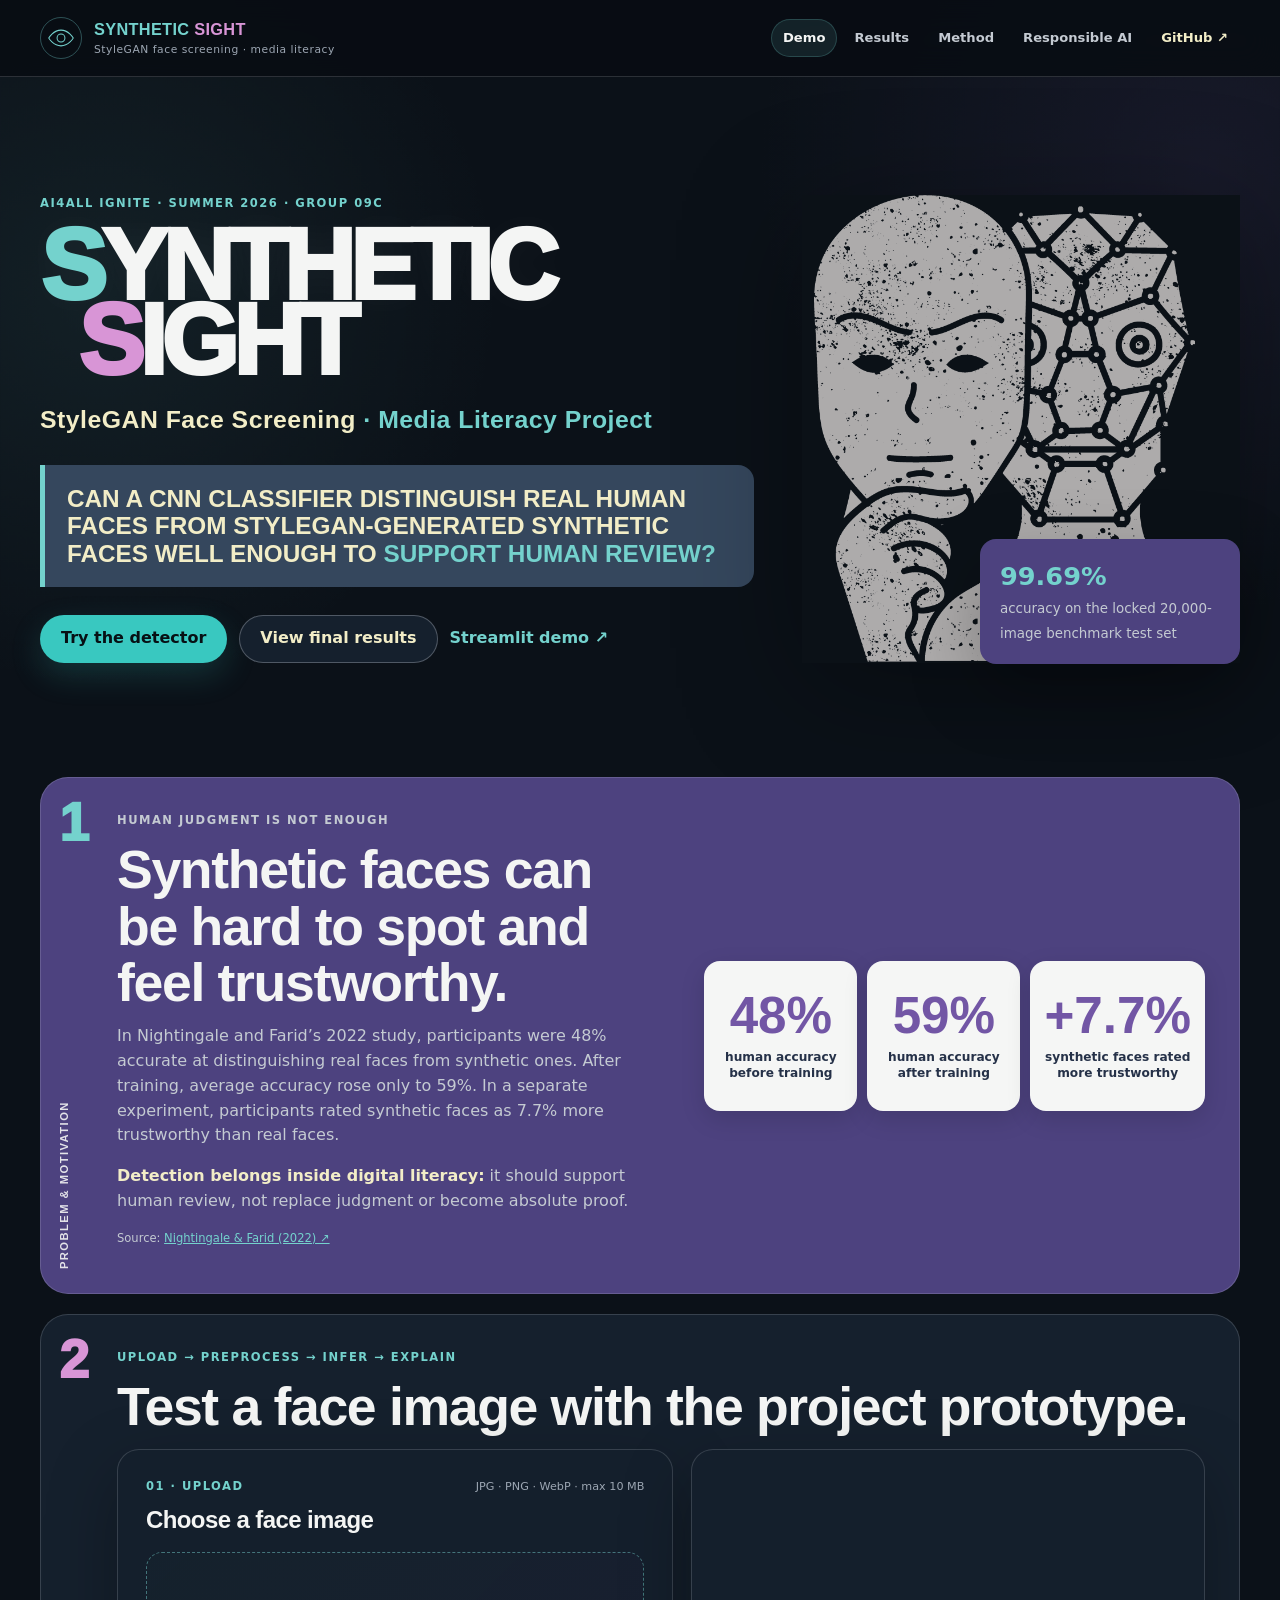
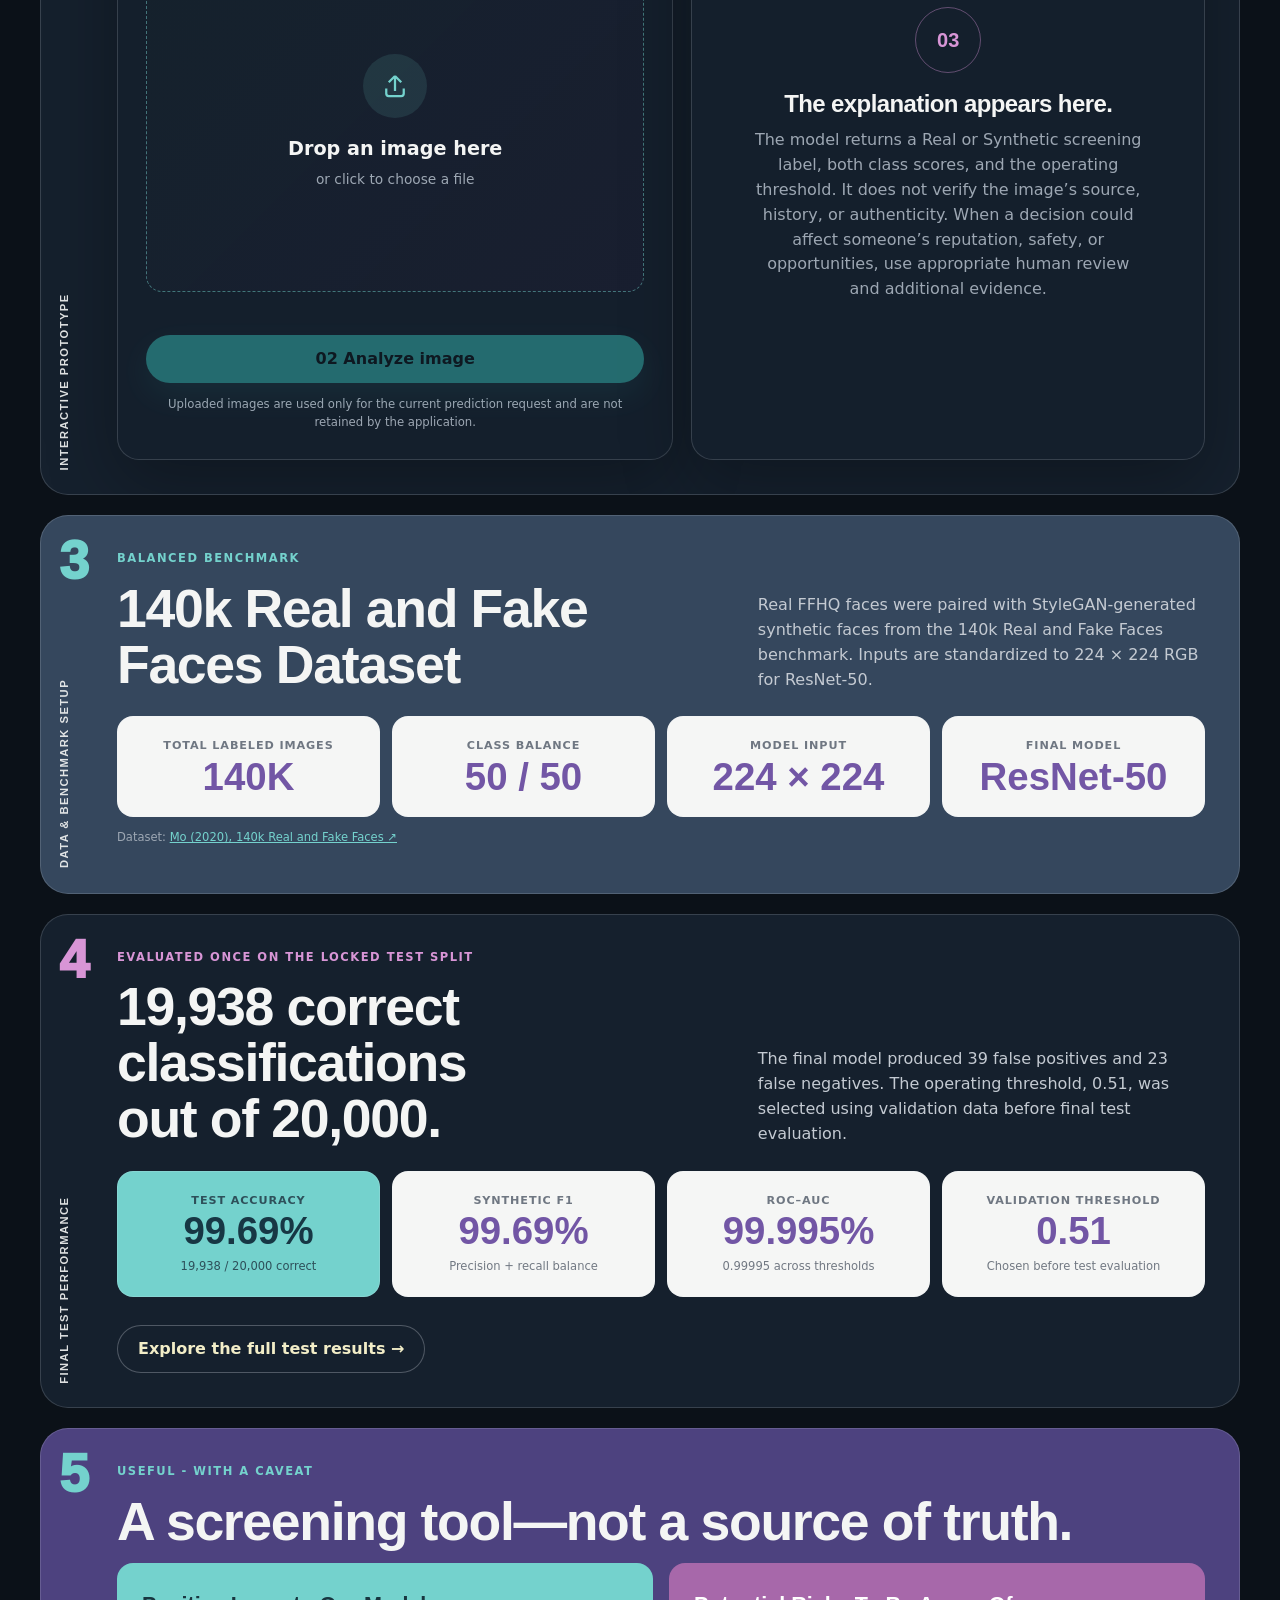
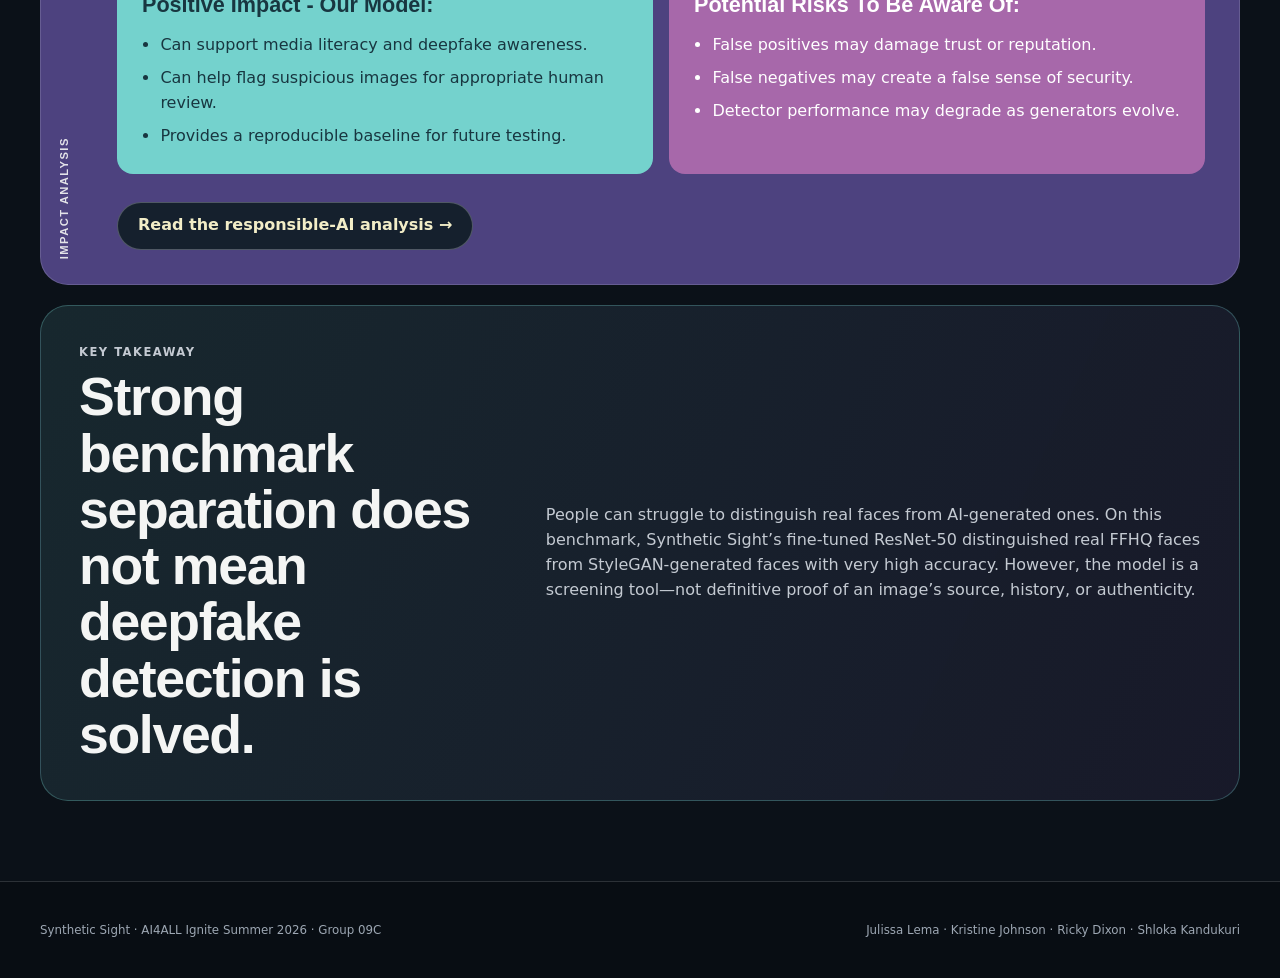
<file: docs/index.html>
<!doctype html>
<html lang="en">

<head>
  <meta charset="utf-8" />
  <meta name="viewport" content="width=device-width, initial-scale=1" />
  <meta name="description"
    content="Synthetic Sight is an AI4ALL Ignite project that uses computer vision to flag visual patterns associated with StyleGAN-generated face images for human review." />
  <meta name="theme-color" content="#0b1118" />
  <title>Synthetic Sight · StyleGAN Face Screening</title>
  <link rel="stylesheet" href="./styles.css" />
</head>

<body>
  <header class="site-header">
    <div class="shell header-inner">
      <a class="brand" href="./index.html" aria-label="Synthetic Sight home">
        <span class="brand-mark" aria-hidden="true">
          <svg viewBox="0 0 64 64">
            <path d="M4 32s10-18 28-18 28 18 28 18-10 18-28 18S4 32 4 32Z"></path>
            <circle cx="32" cy="32" r="9"></circle>
          </svg>
        </span>
        <span>
          <strong class="brand-title"><span class="brand-synthetic">Synthetic</span> <span
              class="brand-sight">Sight</span></strong>
          <small>StyleGAN face screening · media literacy</small>
        </span>
      </a>
      <nav class="nav-links" aria-label="Project links">
        <a class="active" href="./index.html">Demo</a>
        <a href="./results.html">Results</a>
        <a href="./methodology.html">Method</a>
        <a href="./responsible-ai.html">Responsible AI</a>
        <a class="nav-github" href="https://github.com/kristinealli/SyntheticSight" target="_blank"
          rel="noreferrer">GitHub ↗</a>
      </nav>
    </div>
  </header>

  <main>
    <section class="hero shell">
      <div class="hero-copy-wrap">
        <div class="eyebrow">AI4ALL Ignite · Summer 2026 · Group 09C</div>
        <h1 class="hero-wordmark" aria-label="Synthetic Sight"><span class="synthetic">Synthetic</span><span
            class="sight">S<em>ight</em></span></h1>
        <p class="hero-subtitle">StyleGAN Face Screening <span>· Media Literacy Project</span></p>
        <p class="hero-question">Can a CNN classifier distinguish real human faces from StyleGAN-generated synthetic
          faces well enough to <strong>support human review?</strong></p>
        <div class="hero-actions">
          <a class="button button-primary" href="#detector">Try the detector</a>
          <a class="button button-secondary" href="./results.html">View final results</a>
          <a class="text-link" id="streamlit-link" href="https://syntheticsight-ai4allgroup09c.streamlit.app/"
            target="_blank" rel="noreferrer">Streamlit demo ↗</a>
        </div>
      </div>
      <div class="hero-visual" aria-hidden="true">
        <img src="./assets/synthetic-sight-face.png" alt="" />
        <div class="hero-fact-card"><strong>99.69%</strong><span>accuracy on the locked 20,000-image benchmark test
            set</span></div>
      </div>
    </section>

    <section class="poster-section purple-panel shell" aria-labelledby="motivation-heading">
      <span class="section-number">1</span>
      <span class="vertical-label">Problem &amp; Motivation</span>
      <div class="motivation-layout">
        <div class="motivation-copy">
          <p class="section-kicker">Human judgment is not enough</p>
          <h2 id="motivation-heading">Synthetic faces can be hard to spot and feel trustworthy.</h2>
          <p>In Nightingale and Farid’s 2022 study, participants were 48% accurate at distinguishing real faces from
            synthetic ones. After training, average accuracy rose only to 59%. In a separate experiment, participants
            rated
            synthetic faces as 7.7% more trustworthy than real faces.</p>
          <p><strong class="cream-text">Detection belongs inside digital literacy:</strong> it should support human
            review, not replace judgment or become absolute proof.</p>
          <p class="source-note">Source: <a href="https://doi.org/10.1073/pnas.2120481119" target="_blank"
              rel="noreferrer">Nightingale &amp; Farid (2022) ↗</a></p>
        </div>
        <div class="stat-cards" aria-label="Human detection study statistics">
          <div class="stat-card"><strong>48%</strong><span>human accuracy<br />before training</span></div>
          <div class="stat-card"><strong>59%</strong><span>human accuracy<br />after training</span></div>
          <div class="stat-card"><strong>+7.7%</strong><span>synthetic faces rated<br />more trustworthy</span></div>
        </div>
      </div>
    </section>

    <section id="detector" class="poster-section shell" aria-labelledby="analyze-heading">
      <span class="section-number purple">2</span>
      <span class="vertical-label">Interactive Prototype</span>
      <div class="section-heading">
        <p class="section-kicker">Upload → Preprocess → Infer → Explain</p>
        <h2 id="analyze-heading">Test a face image with the project prototype.</h2>
      </div>
      <div class="workspace">
        <div class="panel upload-panel">
          <div class="panel-heading">
            <div>
              <p class="section-kicker">01 · Upload</p>
              <h2>Choose a face image</h2>
            </div>
            <span class="format-note">JPG · PNG · WebP · max 10 MB</span>
          </div>

          <input id="file-input" type="file" accept="image/jpeg,image/png,image/webp" hidden />
          <div id="drop-zone" class="drop-zone" role="button" tabindex="0" aria-controls="file-input"
            aria-label="Choose an image or drop an image here">
            <div id="drop-prompt" class="drop-prompt">
              <div class="upload-icon" aria-hidden="true"><svg viewBox="0 0 24 24">
                  <path d="M12 16V4m0 0L7 9m5-5 5 5M5 14v4a2 2 0 0 0 2 2h10a2 2 0 0 0 2-2v-4"></path>
                </svg></div>
              <strong>Drop an image here</strong>
              <span>or click to choose a file</span>
            </div>
            <div id="preview-wrap" class="preview-wrap" hidden>
              <img id="image-preview" alt="Preview of selected image" />
              <button id="change-image" class="image-action" type="button">Choose another</button>
            </div>
          </div>

          <div id="status" class="status" role="status" aria-live="polite"></div>
          <button id="analyze-button" class="button button-primary analyze-button" type="button" disabled>02 Analyze
            image</button>
          <p class="privacy-note">Uploaded images are used only for the current prediction request and are not retained
            by the application.</p>
        </div>

        <aside class="panel result-panel" aria-labelledby="result-heading">
          <div id="result-empty" class="result-empty">
            <div class="result-icon" aria-hidden="true">03</div>
            <h2 id="result-heading">The explanation appears here.</h2>
            <p>
              The model returns a Real or Synthetic screening label, both class scores, and the operating threshold.
              It does not verify the image’s source, history, or authenticity. When a decision could affect someone’s
              reputation, safety, or opportunities, use appropriate human review and additional evidence.
            </p>
          </div>

          <div id="result-content" hidden>
            <p class="section-kicker purple">Screening result</p>
            <div class="result-title-row">
              <div>
                <h2 id="result-label">—</h2>
                <p id="result-summary" class="result-summary"></p>
              </div>
              <span id="result-badge" class="result-badge"></span>
            </div>
            <div class="score-block">
              <div class="score-row">
                <div class="score-label"><span>Synthetic score</span><strong id="synthetic-score">—</strong></div>
                <div class="meter" aria-hidden="true"><span id="synthetic-meter"></span></div>
              </div>
              <div class="score-row">
                <div class="score-label"><span>Real score</span><strong id="real-score">—</strong></div>
                <div class="meter" aria-hidden="true"><span id="real-meter"></span></div>
              </div>
            </div>
            <dl class="result-meta">
              <div>
                <dt>Decision threshold</dt>
                <dd id="threshold">—</dd>
              </div>
              <div>
                <dt>Model</dt>
                <dd>ResNet-50</dd>
              </div>
            </dl>
            <div class="caveat"><strong>Interpret with care.</strong>
              <p id="caveat-text">This prediction is a review signal only; it does not verify the image’s source,
                history, or authenticity.</p>
            </div>
          </div>
        </aside>
      </div>
    </section>

    <section class="poster-section slate-panel shell" aria-labelledby="benchmark-heading">
      <span class="section-number">3</span>
      <span class="vertical-label">Data &amp; Benchmark Setup</span>
      <div class="section-heading-row">
        <div>
          <p class="section-kicker">Balanced benchmark</p>
          <h2 id="benchmark-heading">140k Real and Fake Faces Dataset</h2>
        </div>
        <p>Real FFHQ faces were paired with StyleGAN-generated synthetic faces from the 140k Real and Fake Faces
          benchmark. Inputs are standardized to 224 × 224 RGB for ResNet-50.</p>
      </div>
      <div class="model-strip" aria-label="Dataset and model summary">
        <div><span>Total labeled images</span><strong>140K</strong></div>
        <div><span>Class balance</span><strong>50 / 50</strong></div>
        <div><span>Model Input</span><strong>224 × 224</strong></div>
        <div><span>Final model</span><strong>ResNet-50</strong></div>
      </div>
      <p class="source-note">Dataset: <a href="https://www.kaggle.com/datasets/xhlulu/140k-real-and-fake-faces"
          target="_blank" rel="noreferrer">Mo (2020), 140k Real and Fake Faces ↗</a></p>
    </section>

    <section class="poster-section shell" aria-labelledby="performance-heading">
      <span class="section-number purple">4</span>
      <span class="vertical-label">Final Test Performance</span>
      <div class="section-heading-row">
        <div>
          <p class="section-kicker purple">Evaluated once on the locked test split</p>
          <h2 id="performance-heading">19,938 correct classifications out of 20,000.</h2>
        </div>
        <p>The final model produced 39 false positives and 23 false negatives. The operating threshold, 0.51, was
          selected using validation data before final test evaluation.</p>
      </div>

      <!-- <p class="evaluation-note">
        To keep evaluation honest, training, validation, and test images were kept separate. The 0.51 decision threshold
        was chosen using validation data before the model was evaluated once on the held-out 20,000-image test set.
      </p> -->

      <div class="metric-grid" aria-label="Final model performance">
        <article class="metric-card metric-primary"><span>Test accuracy</span><strong>99.69%</strong>
          <p>19,938 / 20,000 correct</p>
        </article>
        <article class="metric-card"><span>Synthetic F1</span><strong>99.69%</strong>
          <p>Precision + recall balance</p>
        </article>
        <article class="metric-card"><span>ROC–AUC</span><strong>99.995%</strong>
          <p>0.99995 across thresholds</p>
        </article>
        <article class="metric-card"><span>Validation threshold</span><strong>0.51</strong>
          <p>Chosen before test evaluation</p>
        </article>
      </div>
      <div class="hero-actions"><a class="button button-secondary" href="./results.html">Explore the full test results
          →</a></div>
    </section>

    <section class="poster-section purple-panel shell" aria-labelledby="impact-heading">
      <span class="section-number">5</span>
      <span class="vertical-label">Impact Analysis</span>
      <div class="section-heading">
        <p class="section-kicker">Useful - with a caveat</p>
        <h2 id="impact-heading">A screening tool—not a source of truth.</h2>
      </div>
      <div class="impact-grid">
        <article class="impact-card positive">
          <h3>Positive Impact - Our Model:</h3>
          <ul>
            <li>Can support media literacy and deepfake awareness.</li>
            <li>Can help flag suspicious images for appropriate human review.</li>
            <li>Provides a reproducible baseline for future testing.</li>
          </ul>
        </article>
        <article class="impact-card risk">
          <h3>Potential Risks To Be Aware Of: </h3>
          <ul>
            <li>False positives may damage trust or reputation.</li>
            <li>False negatives may create a false sense of security.</li>
            <li>Detector performance may degrade as generators evolve.</li>
          </ul>
        </article>
      </div>
      <div class="hero-actions"><a class="button button-secondary" href="./responsible-ai.html">Read the responsible-AI
          analysis →</a></div>
    </section>

    <section class="scope-callout shell">
      <div>
        <p class="section-kicker">Key takeaway</p>
        <h2>Strong benchmark separation does not mean deepfake detection is solved.</h2>
      </div>
      <p>People can struggle to distinguish real faces from AI-generated ones. On this benchmark, Synthetic Sight’s
        fine-tuned ResNet-50 distinguished real FFHQ faces from StyleGAN-generated faces with very high accuracy.
        However, the model is a screening tool—not definitive proof of an image’s source, history, or authenticity.</p>
    </section>
  </main>

  <footer class="site-footer">
    <div class="shell footer-inner">
      <p>Synthetic Sight · AI4ALL Ignite Summer 2026 · Group 09C</p>
      <p class="footer-team">Julissa Lema · Kristine Johnson · Ricky Dixon · Shloka Kandukuri</p>
    </div>
  </footer>

  <script src="./config.js"></script>
  <script src="./app.js"></script>
</body>

</html>
</file>
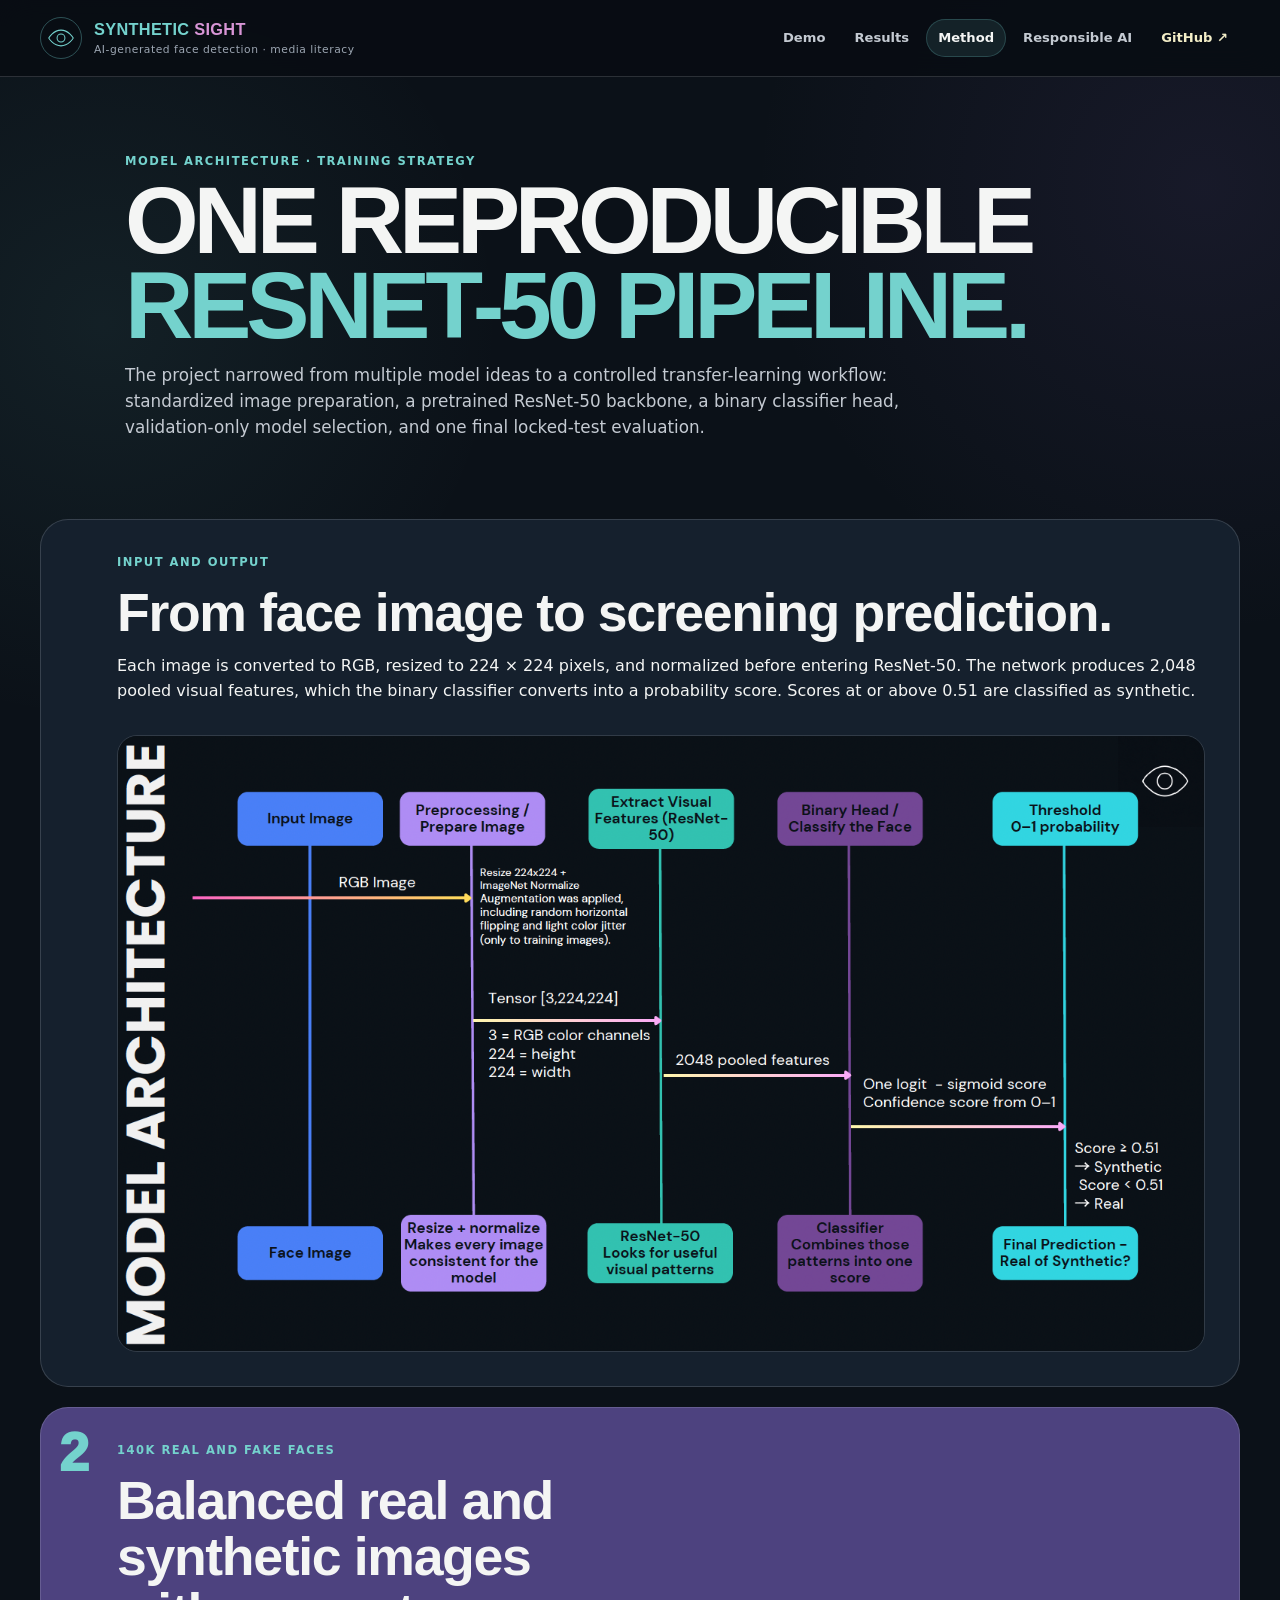
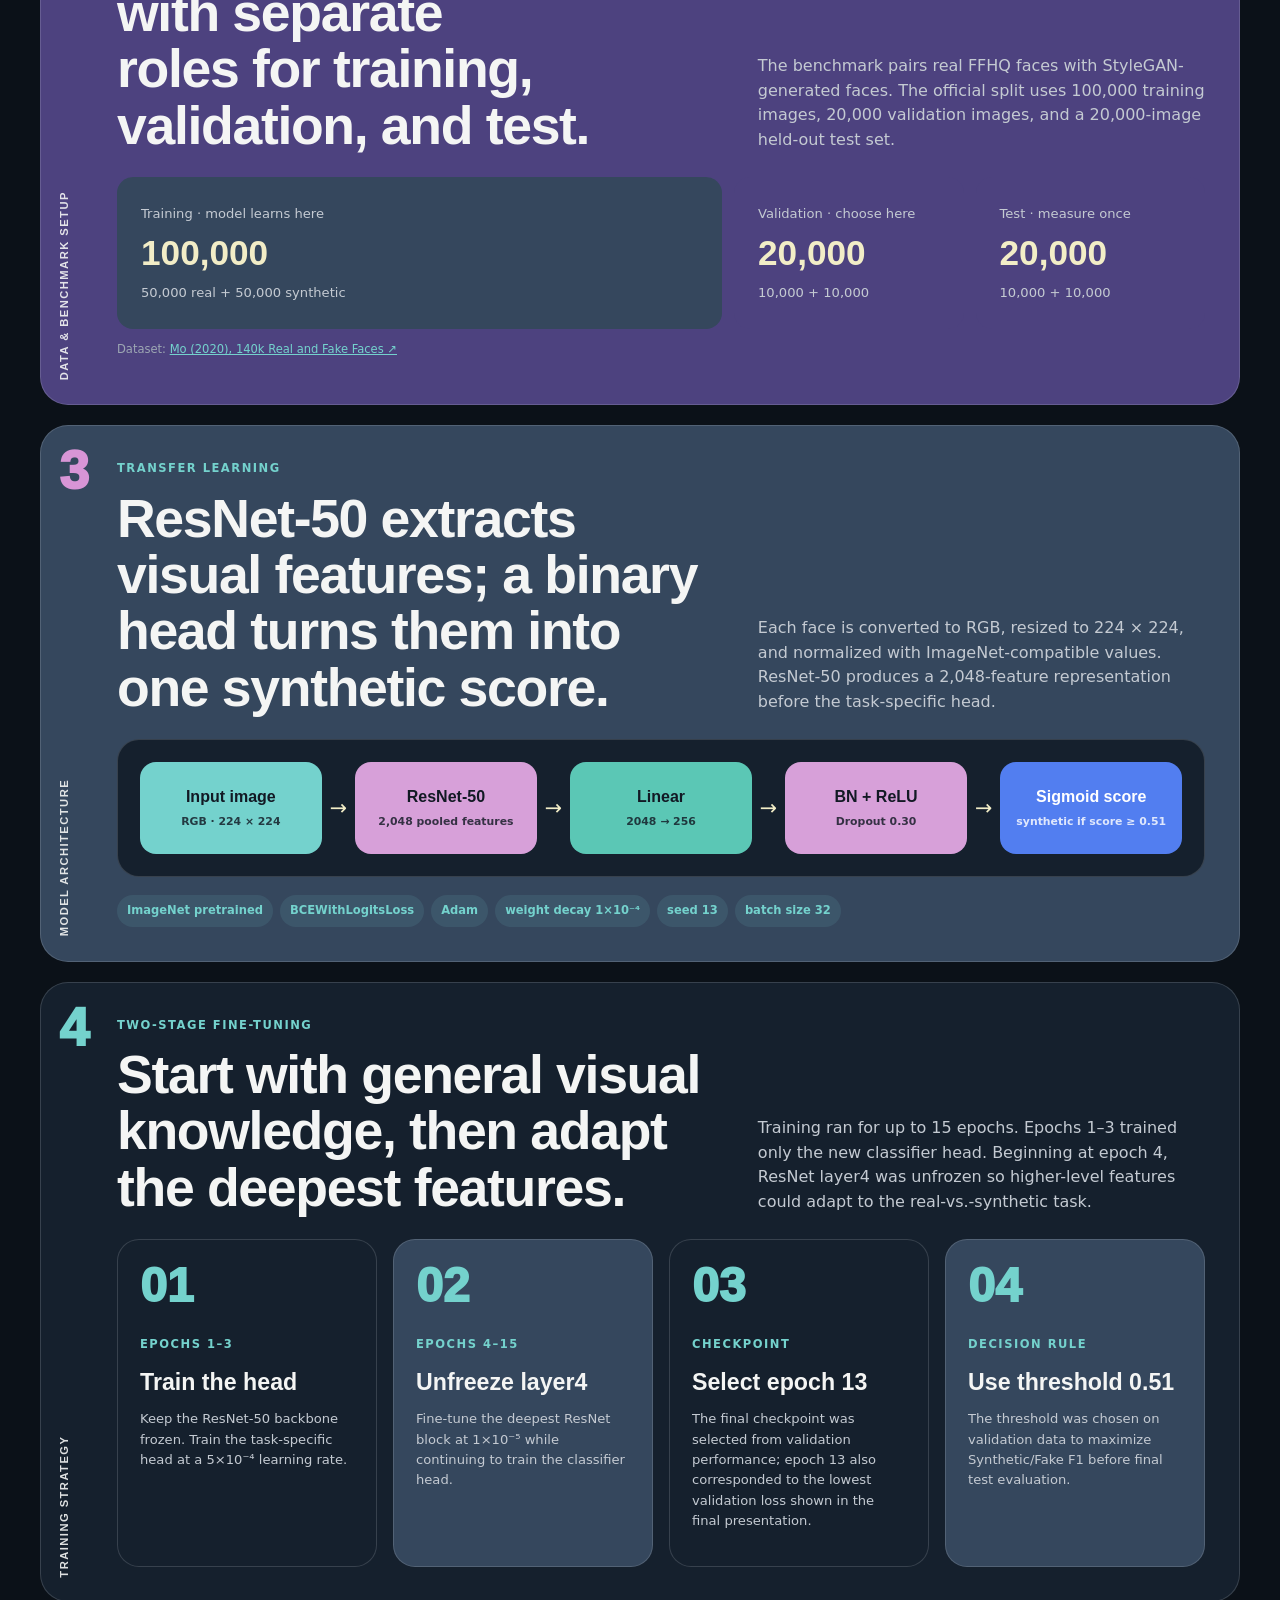
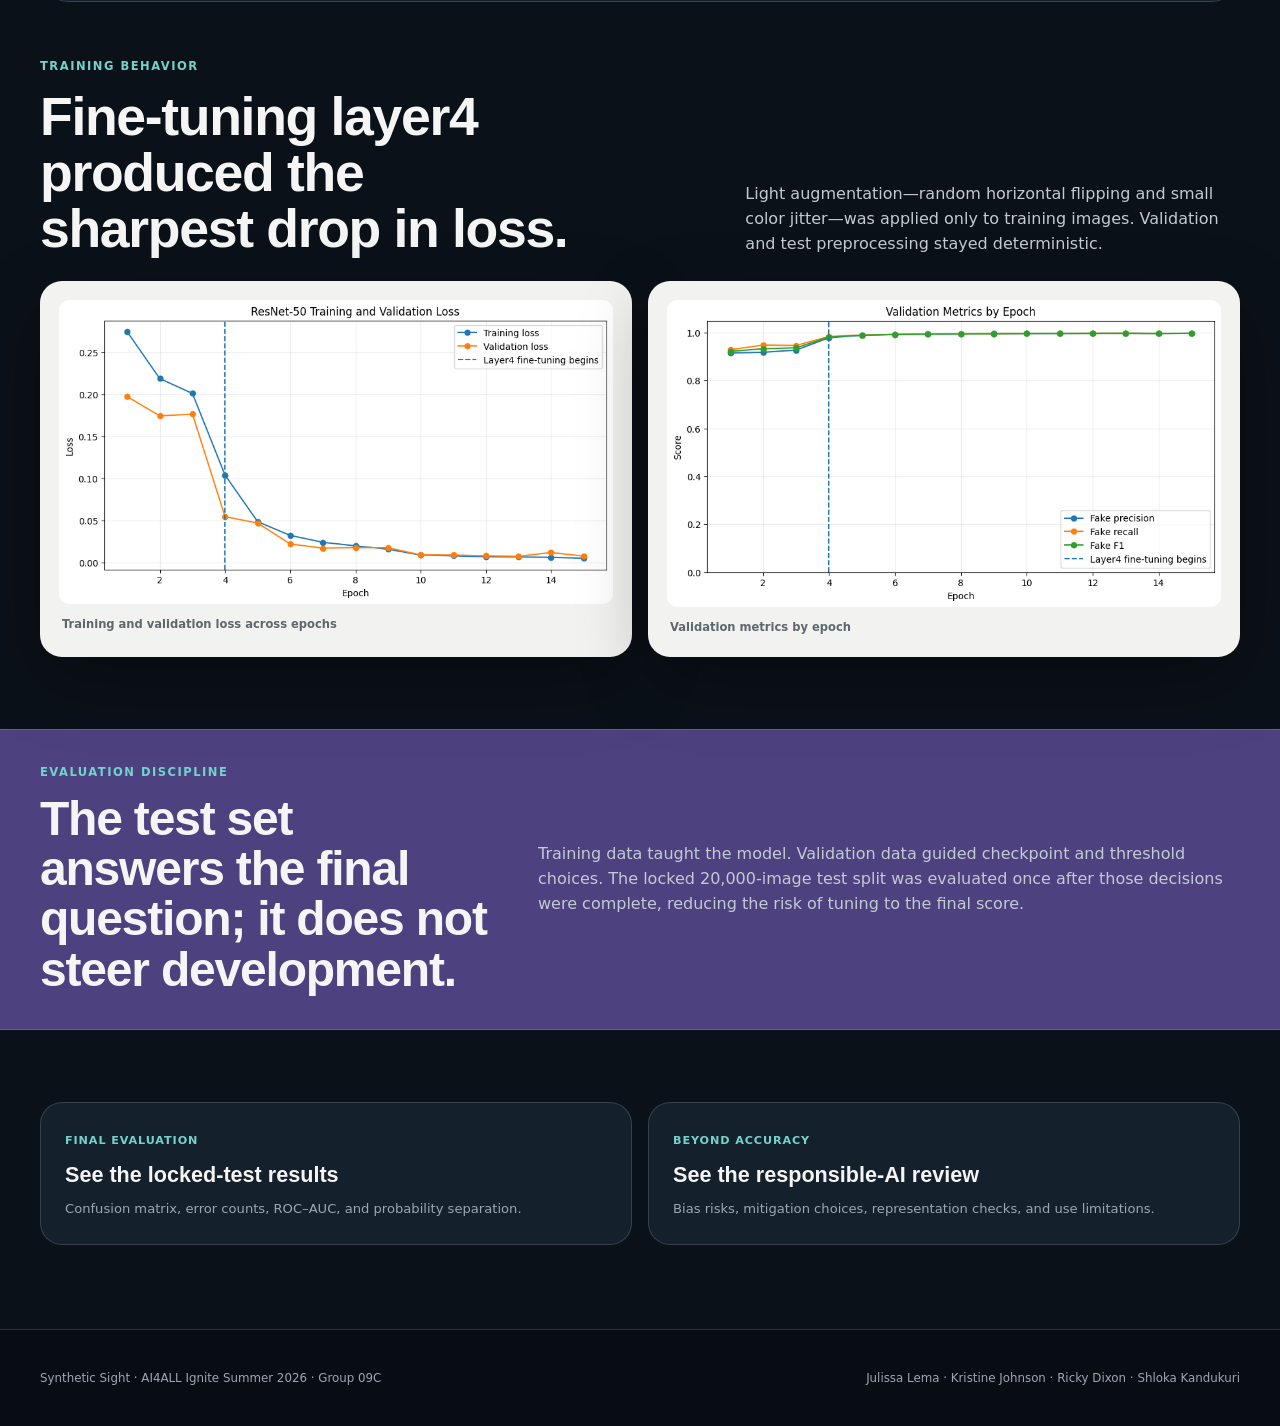
<file: docs/methodology.html>
<!doctype html>
<html lang="en">

<head>
  <meta charset="utf-8" />
  <meta name="viewport" content="width=device-width, initial-scale=1" />
  <meta name="description"
    content="Synthetic Sight data, model architecture, training strategy, and reproducible evaluation method." />
  <meta name="theme-color" content="#0b1118" />
  <title>Method · Synthetic Sight</title>
  <link rel="stylesheet" href="./styles.css" />
</head>

<body>
  <header class="site-header">
    <div class="shell header-inner">
      <a class="brand" href="./index.html" aria-label="Synthetic Sight home"><span class="brand-mark"
          aria-hidden="true"><svg viewBox="0 0 64 64">
            <path d="M4 32s10-18 28-18 28 18 28 18-10 18-28 18S4 32 4 32Z"></path>
            <circle cx="32" cy="32" r="9"></circle>
          </svg></span><span><strong class="brand-title"><span class="brand-synthetic">Synthetic</span> <span
              class="brand-sight">Sight</span></strong><small>AI-generated face detection · media
            literacy</small></span></a>
      <nav class="nav-links" aria-label="Project links"><a href="./index.html">Demo</a><a
          href="./results.html">Results</a><a class="active" href="./methodology.html">Method</a><a
          href="./responsible-ai.html">Responsible AI</a><a class="nav-github"
          href="https://github.com/kristinealli/SyntheticSight" target="_blank" rel="noreferrer">GitHub ↗</a></nav>
    </div>
  </header>

  <main>
    <section class="page-hero shell">
      <div class="eyebrow">Model Architecture · Training Strategy</div>
      <h1>One reproducible<br /><span class="accent-text">ResNet-50 pipeline.</span></h1>
      <p class="hero-copy">The project narrowed from multiple model ideas to a controlled transfer-learning workflow:
        standardized image preparation, a pretrained ResNet-50 backbone, a binary classifier head, validation-only model
        selection, and one final locked-test evaluation.</p>
    </section>
    
    <section class="poster-section shell" aria-labelledby="architecture-heading">
      <div class="section-heading">
        <p class="section-kicker">INPUT AND OUTPUT</p>
        <h2 id="architecture-heading">
          From face image to screening prediction.
        </h2>
    
        <p>
          Each image is converted to RGB, resized to 224 × 224 pixels,
          and normalized before entering ResNet-50. The network produces
          2,048 pooled visual features, which the binary classifier
          converts into a probability score. Scores at or above 0.51
          are classified as synthetic.
        </p>
      </div>
    
      <figure class="project-figure">
        <img src="./assets/model-architecture.png"
          alt="Diagram showing the Synthetic Sight model pipeline from input image through preprocessing, ResNet-50 feature extraction, binary classification, and the 0.51 decision threshold." />

      </figure>
    </section>

    <section class="poster-section purple-panel shell" aria-labelledby="data-heading">
      <span class="section-number">2</span><span class="vertical-label">Data &amp; Benchmark Setup</span>
      <div class="section-heading-row">
        <div>
          <p class="section-kicker">140k Real and Fake Faces</p>
          <h2 id="data-heading">Balanced real and synthetic images with separate roles for training, validation, and
            test.</h2>
        </div>
        <p>The benchmark pairs real FFHQ faces with StyleGAN-generated faces. The official split uses 100,000 training
          images, 20,000 validation images, and a 20,000-image held-out test set.</p>
      </div>
      <div class="data-split-grid" aria-label="Data split sizes">
        <article><span>Training · model learns here</span><strong>100,000</strong><span>50,000 real + 50,000
            synthetic</span></article>
        <article><span>Validation · choose here</span><strong>20,000</strong><span>10,000 + 10,000</span></article>
        <article><span>Test · measure once</span><strong>20,000</strong><span>10,000 + 10,000</span></article>
      </div>
      <p class="source-note">Dataset: <a href="https://www.kaggle.com/datasets/xhlulu/140k-real-and-fake-faces"
          target="_blank" rel="noreferrer">Mo (2020), 140k Real and Fake Faces ↗</a></p>
    </section>

    <section class="poster-section slate-panel shell" aria-labelledby="architecture-heading">
      <span class="section-number purple">3</span><span class="vertical-label">Model Architecture</span>
      <div class="section-heading-row">
        <div>
          <p class="section-kicker">Transfer learning</p>
          <h2 id="architecture-heading">ResNet-50 extracts visual features; a binary head turns them into one synthetic
            score.</h2>
        </div>
        <p>Each face is converted to RGB, resized to 224 × 224, and normalized with ImageNet-compatible values.
          ResNet-50 produces a 2,048-feature representation before the task-specific head.</p>
      </div>
      <div class="flow-card" aria-label="Classifier architecture">
        <div>Input image<small>RGB · 224 × 224</small></div><i>→</i>
        <div>ResNet-50<small>2,048 pooled features</small></div><i>→</i>
        <div>Linear<small>2048 → 256</small></div><i>→</i>
        <div>BN + ReLU<small>Dropout 0.30</small></div><i>→</i>
        <div class="flow-output">Sigmoid score<small>synthetic if score ≥ 0.51</small></div>
      </div>
      <div class="tech-tags"><span>ImageNet pretrained</span><span>BCEWithLogitsLoss</span><span>Adam</span><span>weight
          decay 1×10⁻⁴</span><span>seed 13</span><span>batch size 32</span></div>
    </section>

    <section class="poster-section shell" aria-labelledby="training-heading">
      <span class="section-number">4</span><span class="vertical-label">Training Strategy</span>
      <div class="section-heading-row">
        <div>
          <p class="section-kicker">Two-stage fine-tuning</p>
          <h2 id="training-heading">Start with general visual knowledge, then adapt the deepest features.</h2>
        </div>
        <p>Training ran for up to 15 epochs. Epochs 1–3 trained only the new classifier head. Beginning at epoch 4,
          ResNet layer4 was unfrozen so higher-level features could adapt to the real-vs.-synthetic task.</p>
      </div>
      <div class="timeline-grid">
        <article><span class="step-number">01</span>
          <p class="section-kicker">Epochs 1–3</p>
          <h3>Train the head</h3>
          <p>Keep the ResNet-50 backbone frozen. Train the task-specific head at a 5×10⁻⁴ learning rate.</p>
        </article>
        <article><span class="step-number">02</span>
          <p class="section-kicker">Epochs 4–15</p>
          <h3>Unfreeze layer4</h3>
          <p>Fine-tune the deepest ResNet block at 1×10⁻⁵ while continuing to train the classifier head.</p>
        </article>
        <article><span class="step-number">03</span>
          <p class="section-kicker">Checkpoint</p>
          <h3>Select epoch 13</h3>
          <p>The final checkpoint was selected from validation performance; epoch 13 also corresponded to the lowest
            validation loss shown in the final presentation.</p>
        </article>
        <article><span class="step-number">04</span>
          <p class="section-kicker">Decision rule</p>
          <h3>Use threshold 0.51</h3>
          <p>The threshold was chosen on validation data to maximize Synthetic/Fake F1 before final test evaluation.</p>
        </article>
      </div>
    </section>

    <section class="content-section shell">
      <div class="section-heading-row">
        <div>
          <p class="section-kicker">Training behavior</p>
          <h2>Fine-tuning layer4 produced the sharpest drop in loss.</h2>
        </div>
        <p>Light augmentation—random horizontal flipping and small color jitter—was applied only to training images.
          Validation and test preprocessing stayed deterministic.</p>
      </div>
      <div class="chart-grid">
        <figure class="chart-card"><img src="./assets/resnet50_loss_curves.png"
            alt="Training and validation loss curves across 15 epochs." />
          <figcaption>Training and validation loss across epochs</figcaption>
        </figure>
        <figure class="chart-card"><img src="./assets/validation_metrics_by_epoch.png"
            alt="Validation performance metrics by epoch." />
          <figcaption>Validation metrics by epoch</figcaption>
        </figure>
      </div>
    </section>
    
    
    <section class="insight-band">
      <div class="shell insight-inner">
        <div>
          <p class="section-kicker">Evaluation discipline</p>
          <h2>The test set answers the final question; it does not steer development.</h2>
        </div>
        <p>Training data taught the model. Validation data guided checkpoint and threshold choices. The locked
          20,000-image test split was evaluated once after those decisions were complete, reducing the risk of tuning to
          the final score.</p>
      </div>
    </section>

    <section class="content-section shell">
      <div class="next-grid"><a class="next-card" href="./results.html"><span>Final evaluation</span><strong>See the
            locked-test results</strong>
          <p>Confusion matrix, error counts, ROC–AUC, and probability separation.</p>
        </a><a class="next-card" href="./responsible-ai.html"><span>Beyond accuracy</span><strong>See the responsible-AI
            review</strong>
          <p>Bias risks, mitigation choices, representation checks, and use limitations.</p>
        </a></div>
    </section>
  </main>

  <footer class="site-footer">
    <div class="shell footer-inner">
      <p>Synthetic Sight · AI4ALL Ignite Summer 2026 · Group 09C</p>
      <p class="footer-team">Julissa Lema · Kristine Johnson · Ricky Dixon · Shloka Kandukuri</p>
    </div>
  </footer>
</body>

</html>
</file>
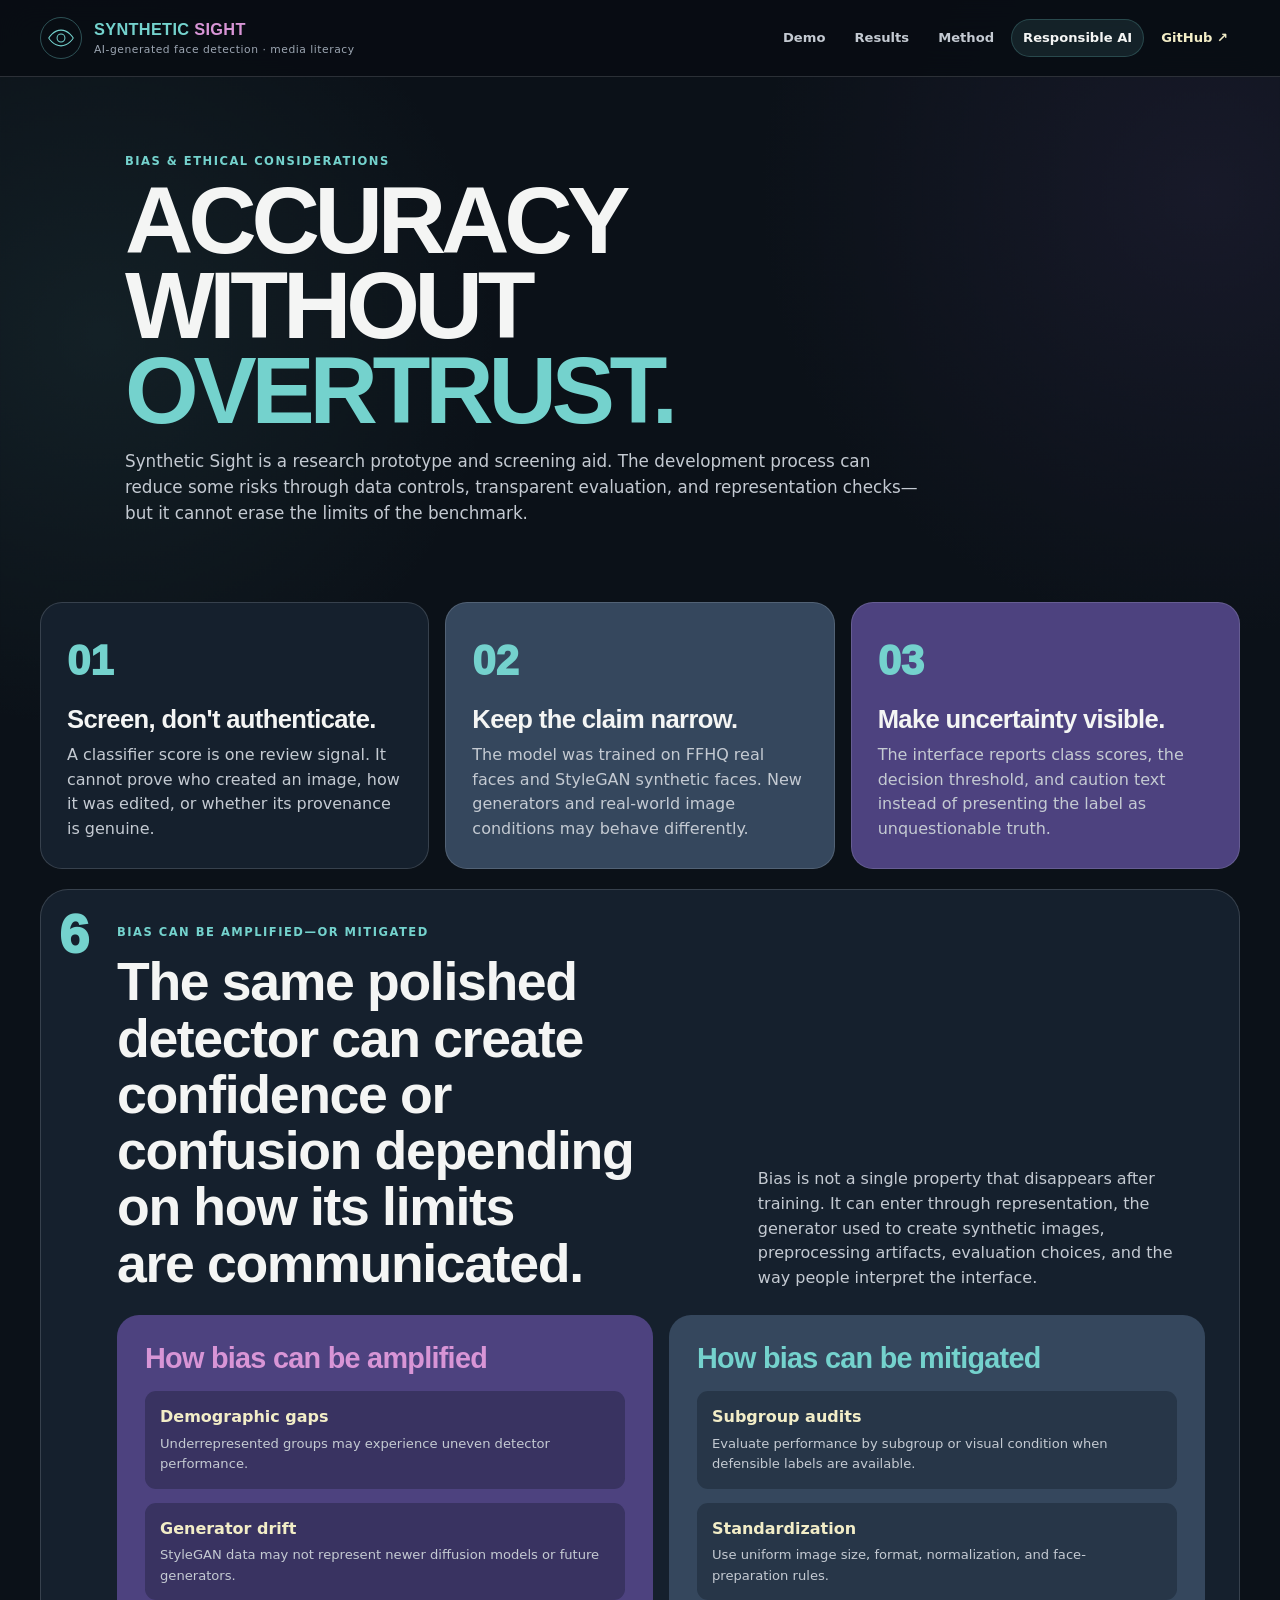
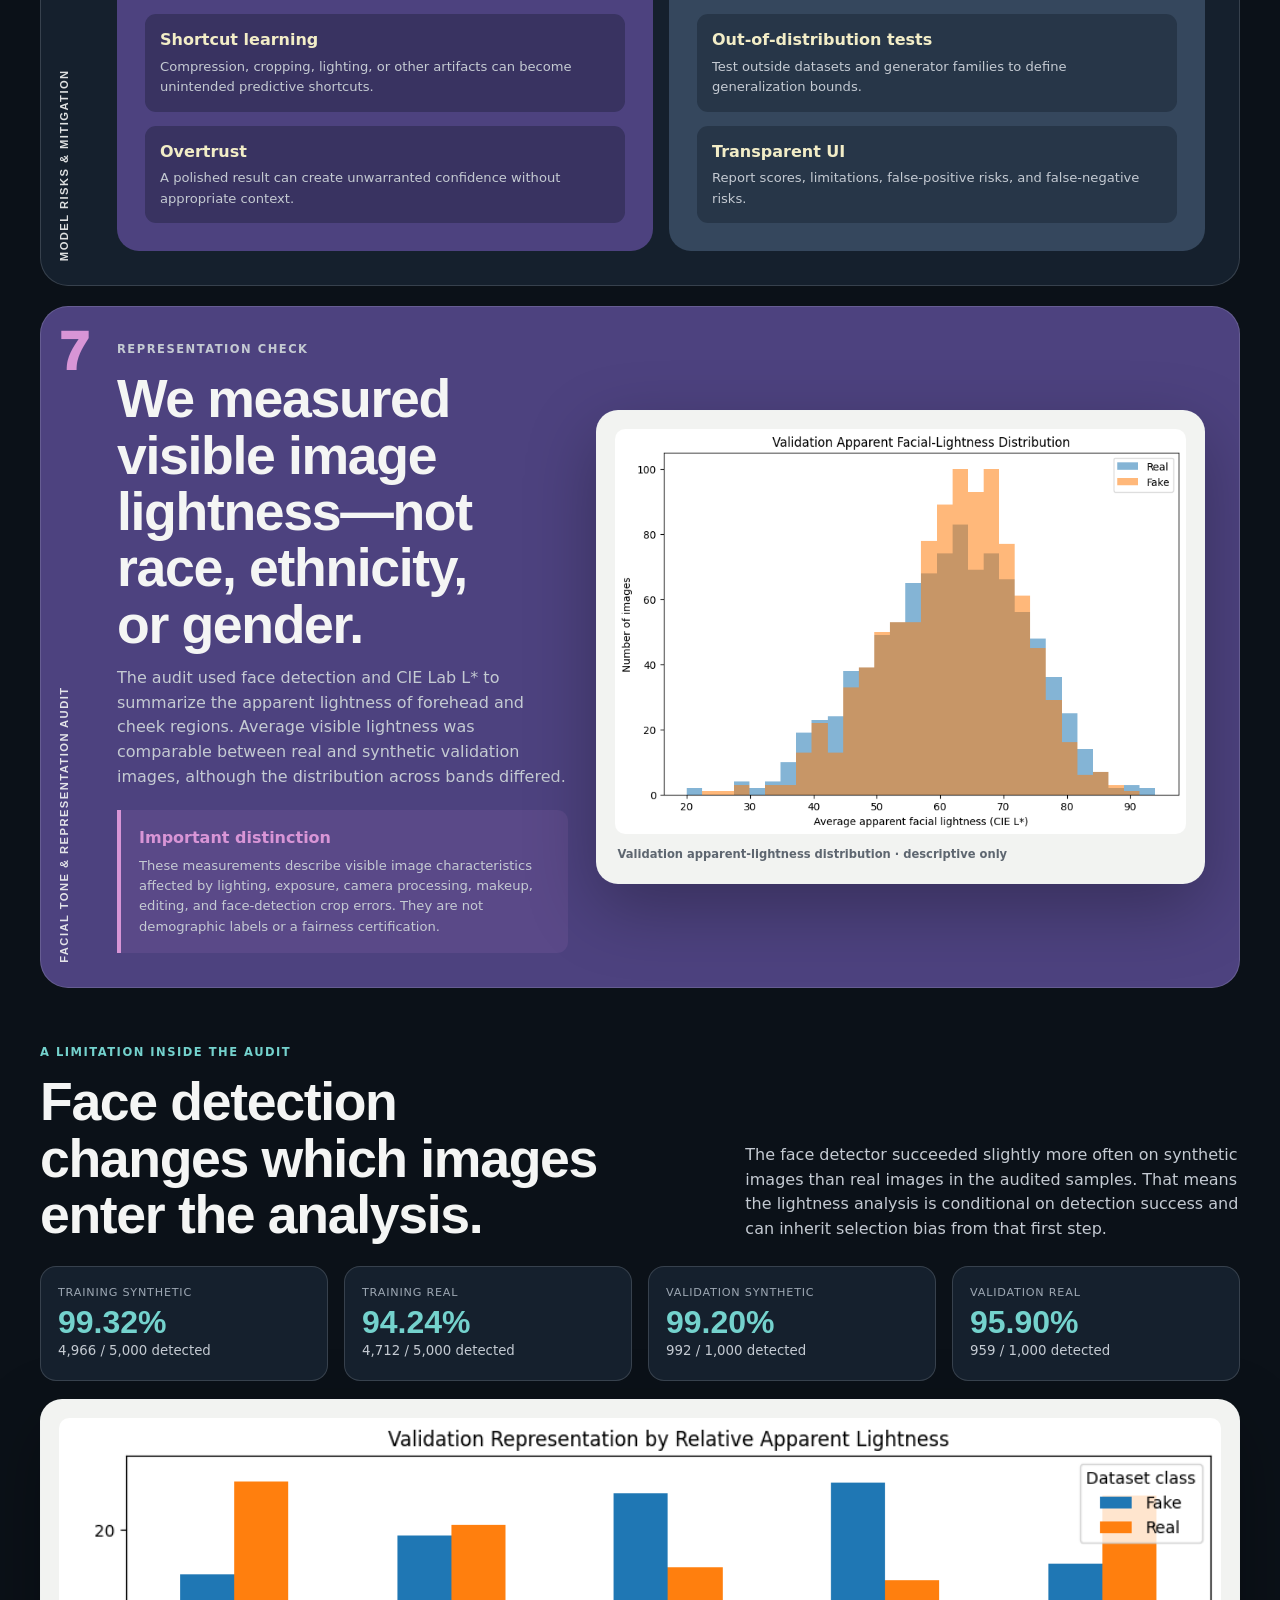
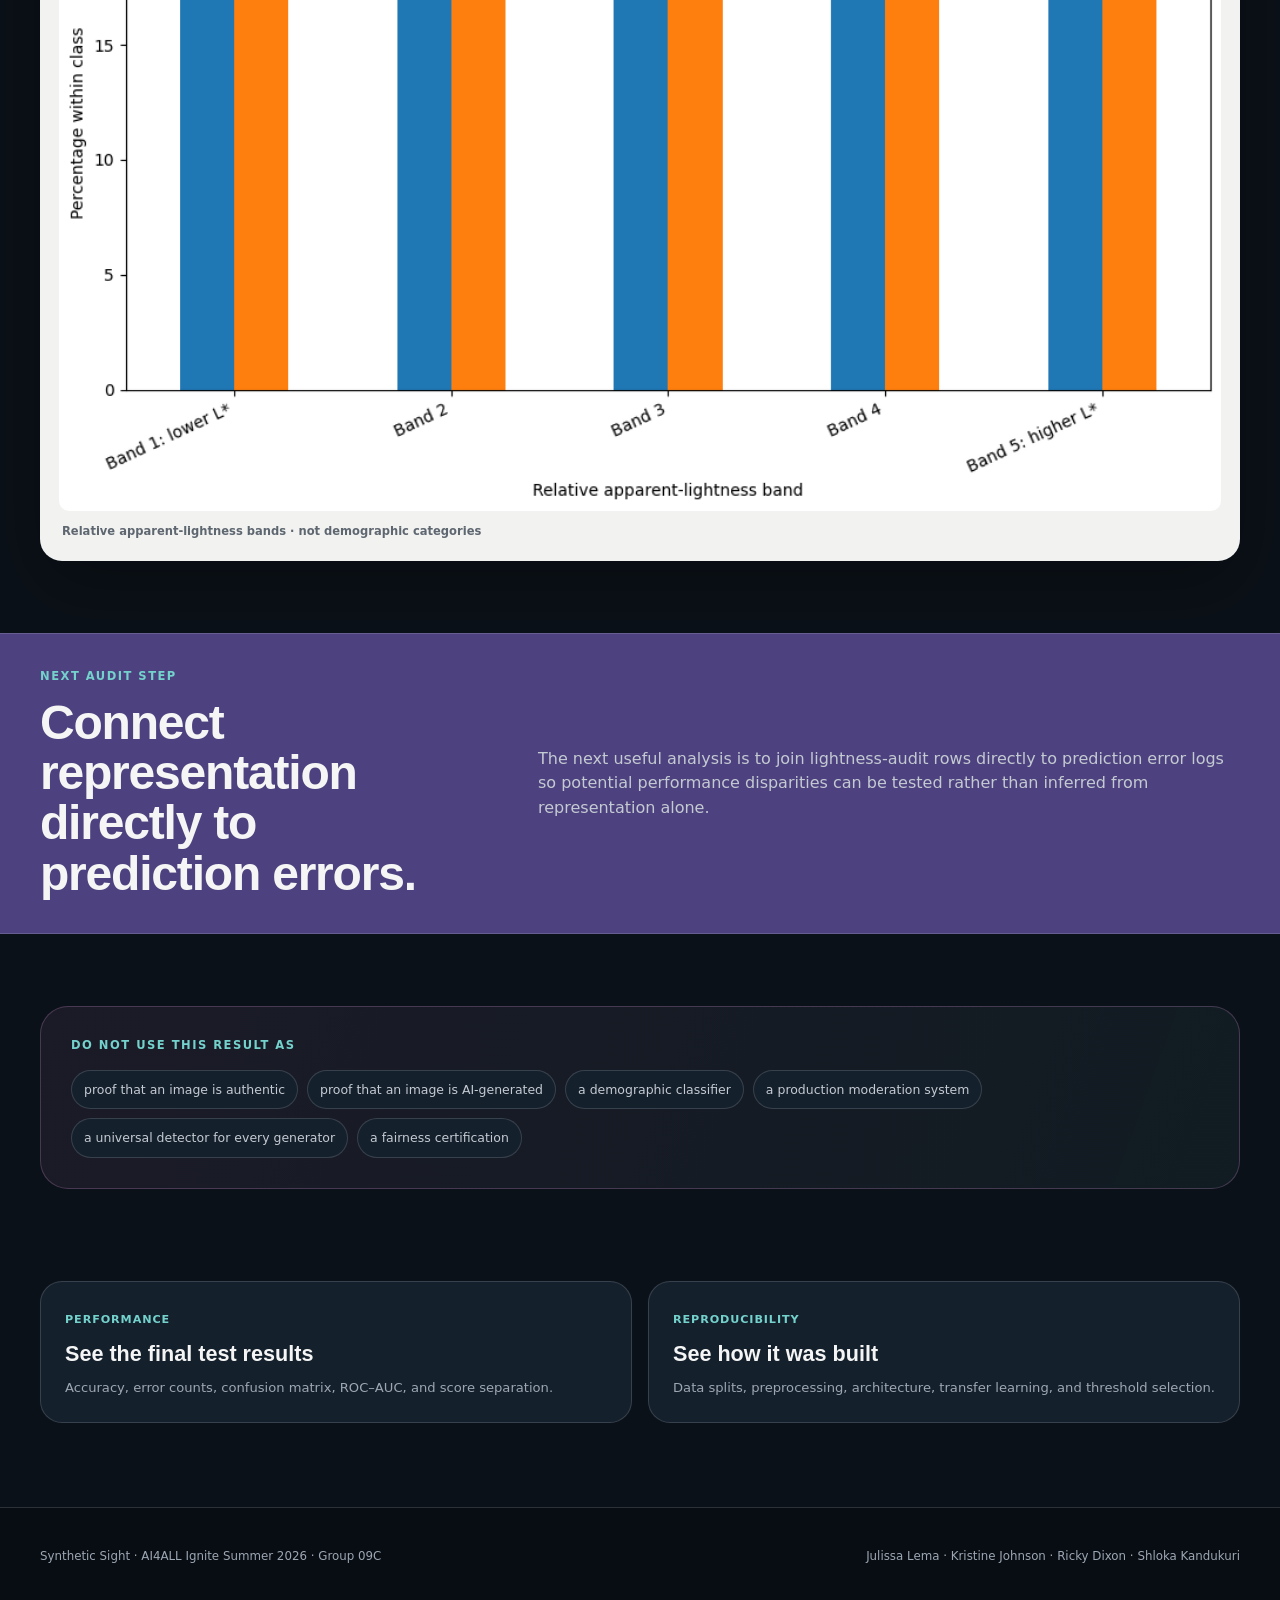
<file: docs/responsible-ai.html>
<!doctype html>
<html lang="en">
<head>
  <meta charset="utf-8" />
  <meta name="viewport" content="width=device-width, initial-scale=1" />
  <meta name="description" content="Responsible AI, bias risks, representation audit, and limitations for Synthetic Sight." />
  <meta name="theme-color" content="#0b1118" />
  <title>Responsible AI · Synthetic Sight</title>
  <link rel="stylesheet" href="./styles.css" />
</head>
<body>
  <header class="site-header">
    <div class="shell header-inner">
      <a class="brand" href="./index.html" aria-label="Synthetic Sight home"><span class="brand-mark" aria-hidden="true"><svg viewBox="0 0 64 64"><path d="M4 32s10-18 28-18 28 18 28 18-10 18-28 18S4 32 4 32Z"></path><circle cx="32" cy="32" r="9"></circle></svg></span><span><strong class="brand-title"><span class="brand-synthetic">Synthetic</span> <span class="brand-sight">Sight</span></strong><small>AI-generated face detection · media literacy</small></span></a>
      <nav class="nav-links" aria-label="Project links"><a href="./index.html">Demo</a><a href="./results.html">Results</a><a href="./methodology.html">Method</a><a class="active" href="./responsible-ai.html">Responsible AI</a><a class="nav-github" href="https://github.com/kristinealli/SyntheticSight" target="_blank" rel="noreferrer">GitHub ↗</a></nav>
    </div>
  </header>

  <main>
    <section class="page-hero shell">
      <div class="eyebrow">Bias &amp; Ethical Considerations</div>
      <h1>Accuracy without<br /><span class="accent-text">overtrust.</span></h1>
      <p class="hero-copy">Synthetic Sight is a research prototype and screening aid. The development process can reduce some risks through data controls, transparent evaluation, and representation checks—but it cannot erase the limits of the benchmark.</p>
    </section>

    <section class="responsibility-grid shell" aria-label="Responsible AI principles">
      <article><span>01</span><h2>Screen, don't authenticate.</h2><p>A classifier score is one review signal. It cannot prove who created an image, how it was edited, or whether its provenance is genuine.</p></article>
      <article><span>02</span><h2>Keep the claim narrow.</h2><p>The model was trained on FFHQ real faces and StyleGAN synthetic faces. New generators and real-world image conditions may behave differently.</p></article>
      <article><span>03</span><h2>Make uncertainty visible.</h2><p>The interface reports class scores, the decision threshold, and caution text instead of presenting the label as unquestionable truth.</p></article>
    </section>

    <section class="poster-section shell" aria-labelledby="bias-heading">
      <span class="section-number">6</span><span class="vertical-label">Model Risks &amp; Mitigation</span>
      <div class="section-heading-row"><div><p class="section-kicker">Bias can be amplified—or mitigated</p><h2 id="bias-heading">The same polished detector can create confidence or confusion depending on how its limits are communicated.</h2></div><p>Bias is not a single property that disappears after training. It can enter through representation, the generator used to create synthetic images, preprocessing artifacts, evaluation choices, and the way people interpret the interface.</p></div>
      <div class="dual-grid">
        <section class="bias-column" aria-labelledby="amplified-heading">
          <h2 id="amplified-heading">How bias can be amplified</h2>
          <div class="bias-list">
            <div class="bias-item"><strong>Demographic gaps</strong><p>Underrepresented groups may experience uneven detector performance.</p></div>
            <div class="bias-item"><strong>Generator drift</strong><p>StyleGAN data may not represent newer diffusion models or future generators.</p></div>
            <div class="bias-item"><strong>Shortcut learning</strong><p>Compression, cropping, lighting, or other artifacts can become unintended predictive shortcuts.</p></div>
            <div class="bias-item"><strong>Overtrust</strong><p>A polished result can create unwarranted confidence without appropriate context.</p></div>
          </div>
        </section>
        <section class="bias-column mitigate" aria-labelledby="mitigated-heading">
          <h2 id="mitigated-heading">How bias can be mitigated</h2>
          <div class="bias-list">
            <div class="bias-item"><strong>Subgroup audits</strong><p>Evaluate performance by subgroup or visual condition when defensible labels are available.</p></div>
            <div class="bias-item"><strong>Standardization</strong><p>Use uniform image size, format, normalization, and face-preparation rules.</p></div>
            <div class="bias-item"><strong>Out-of-distribution tests</strong><p>Test outside datasets and generator families to define generalization bounds.</p></div>
            <div class="bias-item"><strong>Transparent UI</strong><p>Report scores, limitations, false-positive risks, and false-negative risks.</p></div>
          </div>
        </section>
      </div>
    </section>

    <section class="poster-section purple-panel shell" aria-labelledby="audit-heading">
      <span class="section-number purple">7</span><span class="vertical-label">Facial Tone &amp; Representation Audit</span>
      <div class="two-column-feature">
        <div class="section-copy">
          <p class="section-kicker">Representation check</p>
          <h2 id="audit-heading">We measured visible image lightness—not race, ethnicity, or gender.</h2>
          <p>The audit used face detection and CIE Lab L* to summarize the apparent lightness of forehead and cheek regions. Average visible lightness was comparable between real and synthetic validation images, although the distribution across bands differed.</p>
          <div class="caution-box"><strong>Important distinction</strong><p>These measurements describe visible image characteristics affected by lighting, exposure, camera processing, makeup, editing, and face-detection crop errors. They are not demographic labels or a fairness certification.</p></div>
        </div>
        <figure class="chart-card"><img src="./assets/apparent_lightness_validation_distribution.png" alt="Validation distribution of measured apparent facial lightness for real and synthetic images." /><figcaption>Validation apparent-lightness distribution · descriptive only</figcaption></figure>
      </div>
    </section>

    <section class="content-section shell">
      <div class="section-heading-row"><div><p class="section-kicker">A limitation inside the audit</p><h2>Face detection changes which images enter the analysis.</h2></div><p>The face detector succeeded slightly more often on synthetic images than real images in the audited samples. That means the lightness analysis is conditional on detection success and can inherit selection bias from that first step.</p></div>
      <div class="audit-grid">
        <div><span>Training synthetic</span><strong>99.32%</strong><small>4,966 / 5,000 detected</small></div>
        <div><span>Training real</span><strong>94.24%</strong><small>4,712 / 5,000 detected</small></div>
        <div><span>Validation synthetic</span><strong>99.20%</strong><small>992 / 1,000 detected</small></div>
        <div><span>Validation real</span><strong>95.90%</strong><small>959 / 1,000 detected</small></div>
      </div>
      <figure class="chart-card chart-full"><img src="./assets/apparent_lightness_relative_bands.png" alt="Relative apparent-lightness bands comparing real and synthetic validation images." /><figcaption>Relative apparent-lightness bands · not demographic categories</figcaption></figure>
    </section>

    <section class="insight-band"><div class="shell insight-inner"><div><p class="section-kicker">Next audit step</p><h2>Connect representation directly to prediction errors.</h2></div><p>The next useful analysis is to join lightness-audit rows directly to prediction error logs so potential performance disparities can be tested rather than inferred from representation alone.</p></div></section>

    <section class="content-section shell"><div class="limits-panel"><p class="section-kicker">Do not use this result as</p><div class="limits-list"><span>proof that an image is authentic</span><span>proof that an image is AI-generated</span><span>a demographic classifier</span><span>a production moderation system</span><span>a universal detector for every generator</span><span>a fairness certification</span></div></div></section>

    <section class="content-section shell"><div class="next-grid"><a class="next-card" href="./results.html"><span>Performance</span><strong>See the final test results</strong><p>Accuracy, error counts, confusion matrix, ROC–AUC, and score separation.</p></a><a class="next-card" href="./methodology.html"><span>Reproducibility</span><strong>See how it was built</strong><p>Data splits, preprocessing, architecture, transfer learning, and threshold selection.</p></a></div></section>
  </main>

  <footer class="site-footer"><div class="shell footer-inner"><p>Synthetic Sight · AI4ALL Ignite Summer 2026 · Group 09C</p><p class="footer-team">Julissa Lema · Kristine Johnson · Ricky Dixon · Shloka Kandukuri</p></div></footer>
</body>
</html>
</file>
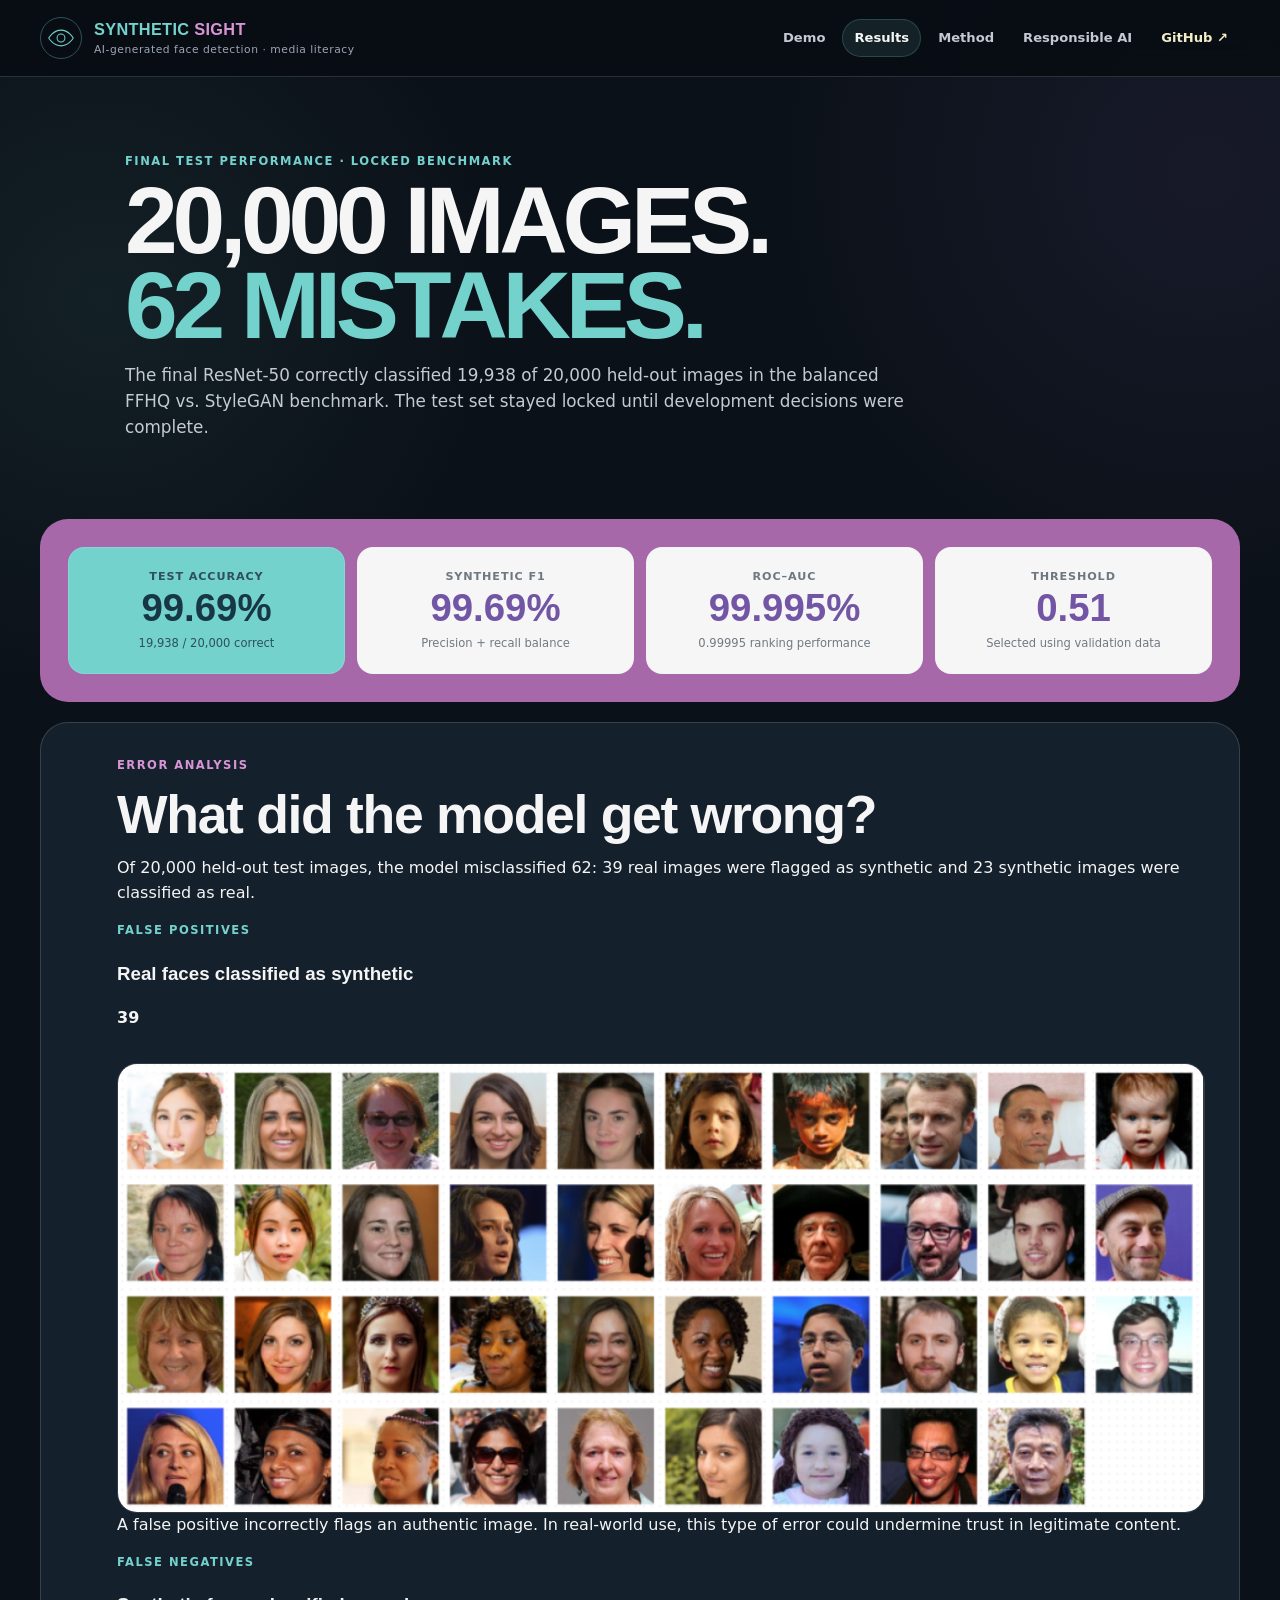
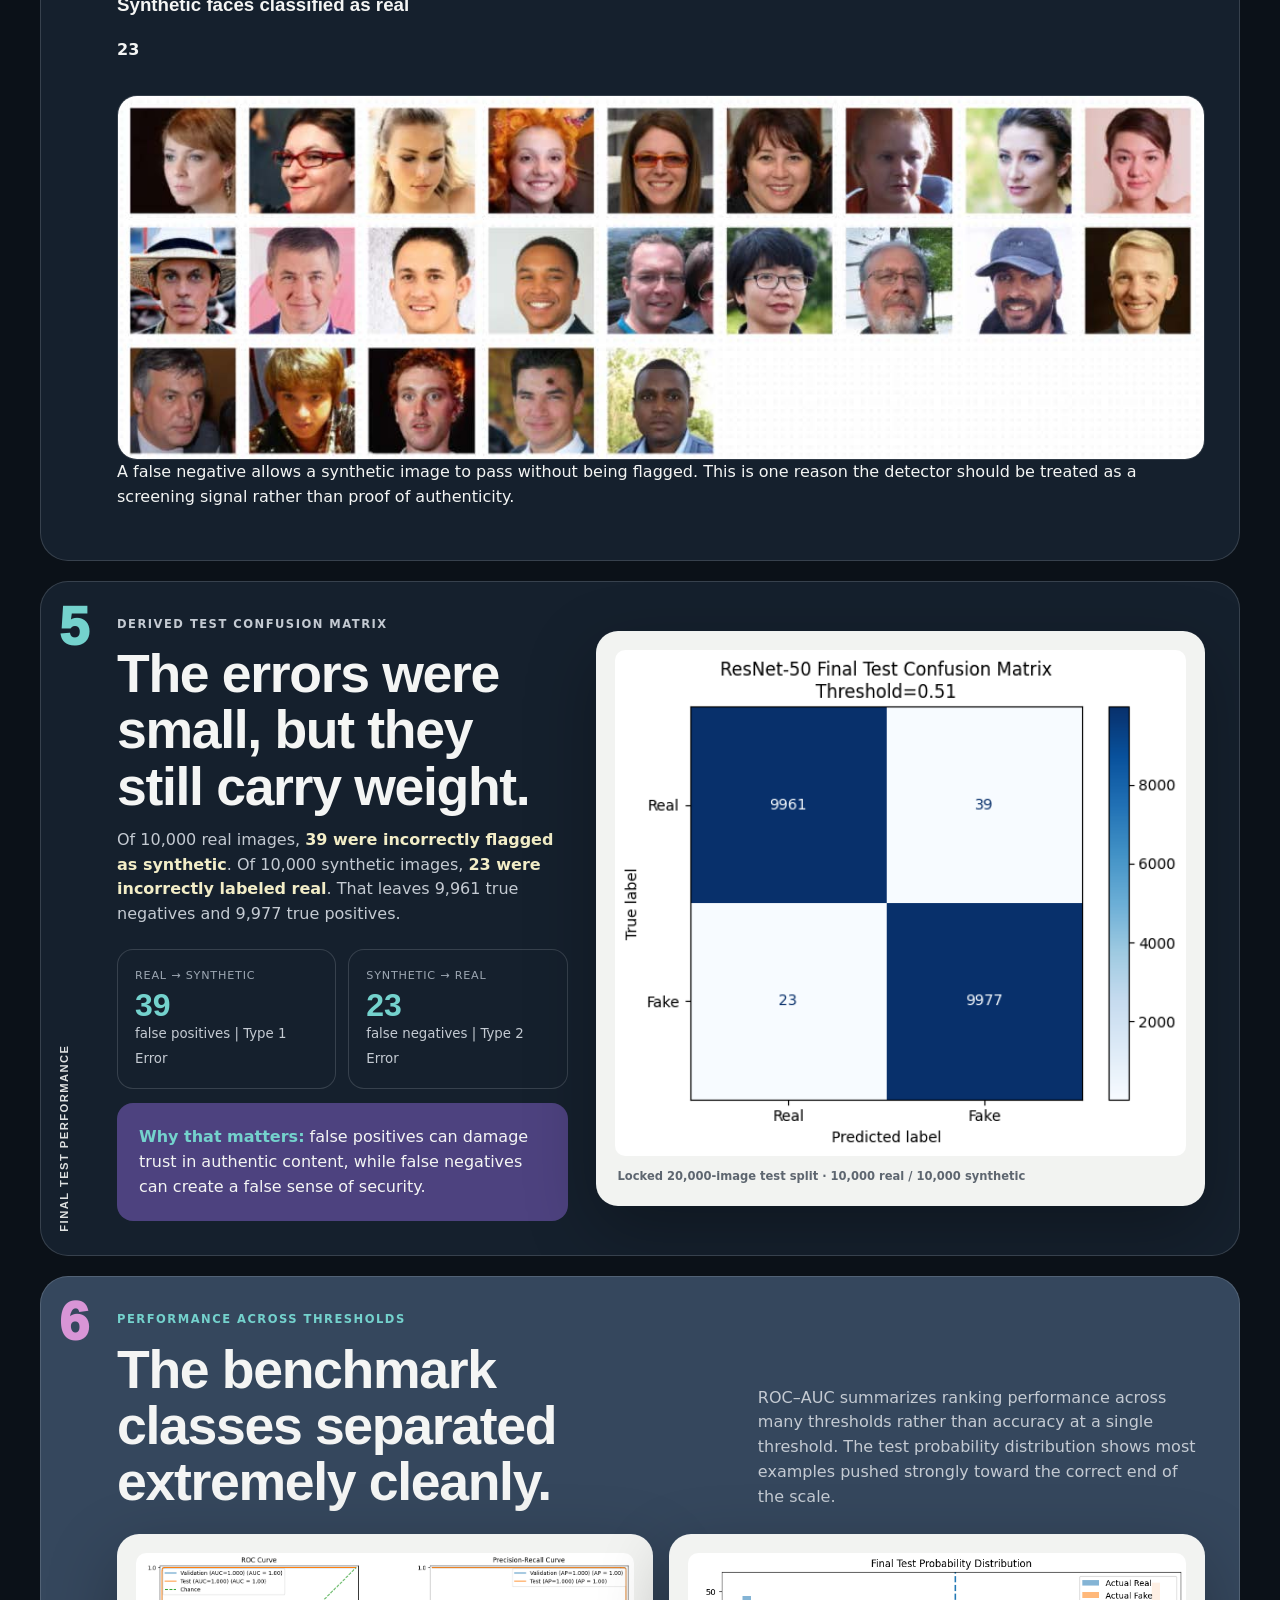
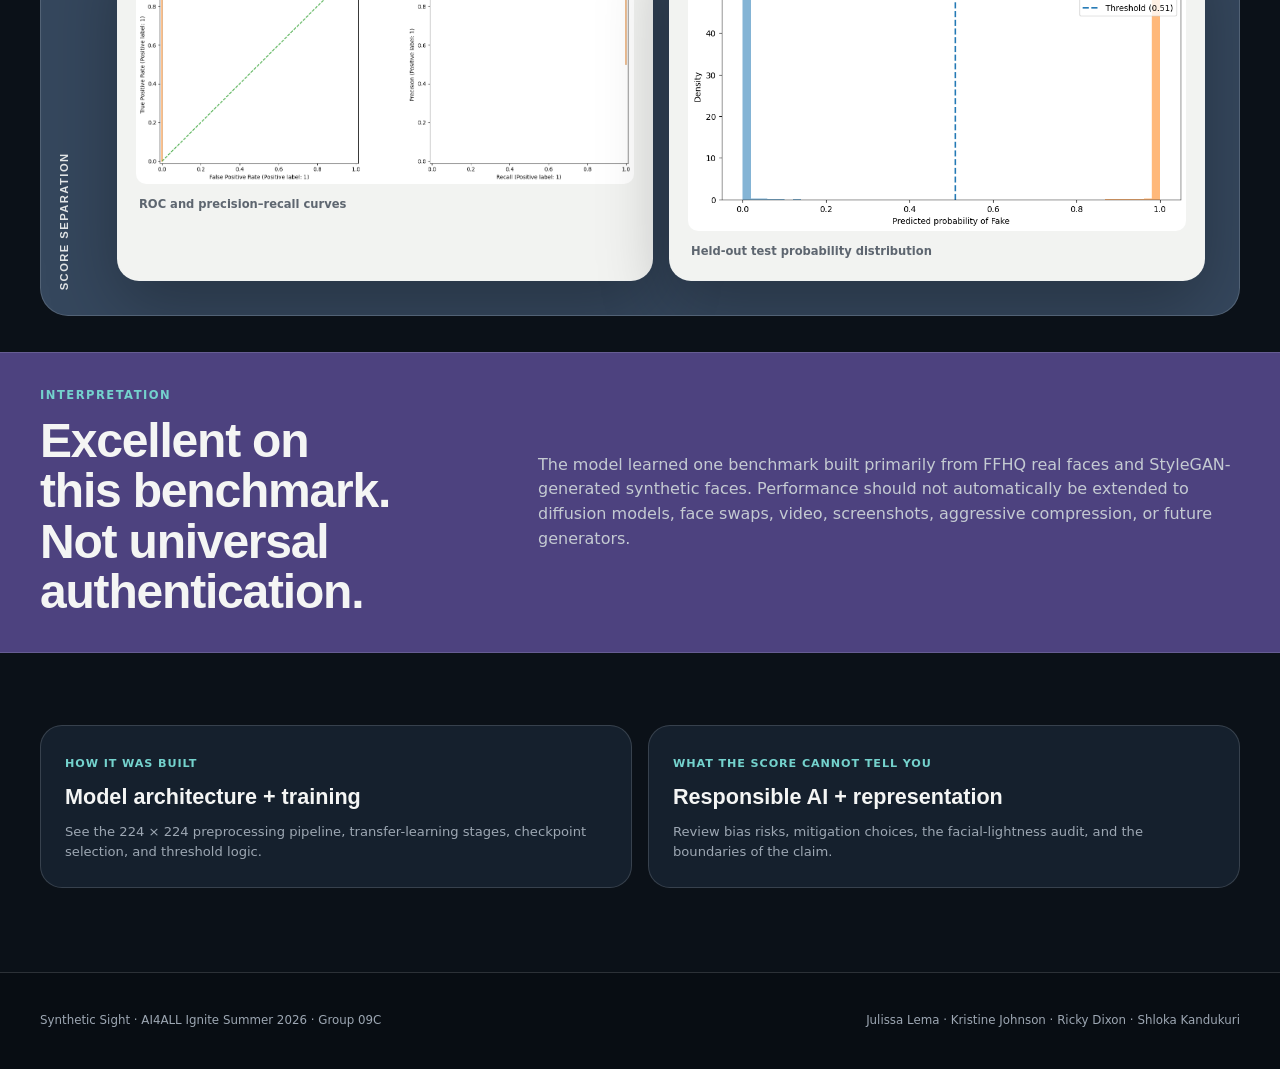
<file: docs/results.html>
<!doctype html>
<html lang="en">
<head>
  <meta charset="utf-8" />
  <meta name="viewport" content="width=device-width, initial-scale=1" />
  <meta name="description" content="Synthetic Sight final model results on the locked 20,000-image test set." />
  <meta name="theme-color" content="#0b1118" />
  <title>Results · Synthetic Sight</title>
  <link rel="stylesheet" href="./styles.css" />
</head>
<body>
  <header class="site-header">
    <div class="shell header-inner">
      <a class="brand" href="./index.html" aria-label="Synthetic Sight home">
        <span class="brand-mark" aria-hidden="true"><svg viewBox="0 0 64 64"><path d="M4 32s10-18 28-18 28 18 28 18-10 18-28 18S4 32 4 32Z"></path><circle cx="32" cy="32" r="9"></circle></svg></span>
        <span><strong class="brand-title"><span class="brand-synthetic">Synthetic</span> <span class="brand-sight">Sight</span></strong><small>AI-generated face detection · media literacy</small></span>
      </a>
      <nav class="nav-links" aria-label="Project links">
        <a href="./index.html">Demo</a><a class="active" href="./results.html">Results</a><a href="./methodology.html">Method</a><a href="./responsible-ai.html">Responsible AI</a><a class="nav-github" href="https://github.com/kristinealli/SyntheticSight" target="_blank" rel="noreferrer">GitHub ↗</a>
      </nav>
    </div>
  </header>

  <main>
    <section class="page-hero shell">
      <div class="eyebrow">Final Test Performance · Locked Benchmark</div>
      <h1>20,000 images.<br /><span class="accent-text">62 mistakes.</span></h1>
      <p class="hero-copy">The final ResNet-50 correctly classified 19,938 of 20,000 held-out images in the balanced FFHQ vs. StyleGAN benchmark. The test set stayed locked until development decisions were complete.</p>
    </section>

    <section class="results-band shell" aria-label="Final test metrics">
      <div class="metric-grid">
        <article class="metric-card metric-primary"><span>Test accuracy</span><strong>99.69%</strong><p>19,938 / 20,000 correct</p></article>
        <article class="metric-card"><span>Synthetic F1</span><strong>99.69%</strong><p>Precision + recall balance</p></article>
        <article class="metric-card"><span>ROC–AUC</span><strong>99.995%</strong><p>0.99995 ranking performance</p></article>
        <article class="metric-card"><span>Threshold</span><strong>0.51</strong><p>Selected using validation data</p></article>
      </div>
    </section>
    
    <section class="poster-section shell" aria-labelledby="errors-heading">
      <div class="section-heading">
        <p class="section-kicker purple">Error analysis</p>
        <h2 id="errors-heading">
          What did the model get wrong?
        </h2>
    
        <p>
          Of 20,000 held-out test images, the model misclassified 62:
          39 real images were flagged as synthetic and 23 synthetic
          images were classified as real.
        </p>
      </div>
    
      <div class="error-analysis-grid">
    
        <article class="error-card">
          <div class="error-card-heading">
            <div>
              <p class="section-kicker">False positives</p>
              <h3>Real faces classified as synthetic</h3>
            </div>
            <strong class="error-count">39</strong>
          </div>
    
          <figure class="project-figure">
            <img src="./assets/false-positives-39.png"
              alt="Grid showing the 39 real test images incorrectly classified as synthetic." />
          </figure>
    
          <p>
            A false positive incorrectly flags an authentic image.
            In real-world use, this type of error could undermine trust
            in legitimate content.
          </p>
        </article>
    
    
        <article class="error-card">
          <div class="error-card-heading">
            <div>
              <p class="section-kicker">False negatives</p>
              <h3>Synthetic faces classified as real</h3>
            </div>
            <strong class="error-count">23</strong>
          </div>
    
          <figure class="project-figure">
            <img src="./assets/false-negatives-23.jpeg"
              alt="Grid showing the 23 synthetic test images incorrectly classified as real." />
          </figure>
    
          <p>
            A false negative allows a synthetic image to pass without
            being flagged. This is one reason the detector should be
            treated as a screening signal rather than proof of authenticity.
          </p>
        </article>
    
      </div>
    </section>

    <section class="poster-section shell" aria-labelledby="confusion-heading">
      <span class="section-number">5</span>
      <span class="vertical-label">Final Test Performance</span>
      <div class="two-column-feature">
        <div class="section-copy">
          <p class="section-kicker">Derived test confusion matrix</p>
          <h2 id="confusion-heading">The errors were small, but they still carry weight.</h2>
          <p>Of 10,000 real images, <strong>39 were incorrectly flagged as synthetic</strong>. Of 10,000 synthetic images, <strong>23 were incorrectly labeled real</strong>. That leaves 9,961 true negatives and 9,977 true positives.</p>
          <div class="mini-stats">
            <div><span>Real → Synthetic</span><strong>39</strong><small>false positives | Type 1 Error</small></div>
            <div><span>Synthetic → Real</span><strong>23</strong><small>false negatives | Type 2 Error</small></div>
          </div>
          <div class="error-callout" style="margin-top:14px"><strong>Why that matters:</strong> false positives can damage trust in authentic content, while false negatives can create a false sense of security.</div>
        </div>
        <figure class="chart-card">
          <img src="./assets/resnet50_final_test_confusion_matrix.png" alt="Final test confusion matrix: 9,961 true negatives, 39 false positives, 23 false negatives, and 9,977 true positives." />
          <figcaption>Locked 20,000-image test split · 10,000 real / 10,000 synthetic</figcaption>
        </figure>
      </div>
    </section>

    <section class="poster-section slate-panel shell" aria-labelledby="separation-heading">
      <span class="section-number purple">6</span>
      <span class="vertical-label">Score Separation</span>
      <div class="section-heading-row">
        <div><p class="section-kicker">Performance across thresholds</p><h2 id="separation-heading">The benchmark classes separated extremely cleanly.</h2></div>
        <p>ROC–AUC summarizes ranking performance across many thresholds rather than accuracy at a single threshold. The test probability distribution shows most examples pushed strongly toward the correct end of the scale.</p>
      </div>
      <div class="chart-grid">
        <figure class="chart-card"><img src="./assets/resnet50_roc_pr_curves.png" alt="ROC and precision-recall curves for the final ResNet-50 model." /><figcaption>ROC and precision–recall curves</figcaption></figure>
        <figure class="chart-card"><img src="./assets/test_probability_distribution.png" alt="Distribution of synthetic probability scores on the held-out test set." /><figcaption>Held-out test probability distribution</figcaption></figure>
      </div>
    </section>

    <section class="insight-band">
      <div class="shell insight-inner">
        <div><p class="section-kicker">Interpretation</p><h2>Excellent on this benchmark. Not universal authentication.</h2></div>
        <p>The model learned one benchmark built primarily from FFHQ real faces and StyleGAN-generated synthetic faces. Performance should not automatically be extended to diffusion models, face swaps, video, screenshots, aggressive compression, or future generators.</p>
      </div>
    </section>

    <section class="content-section shell">
      <div class="next-grid">
        <a class="next-card" href="./methodology.html"><span>How it was built</span><strong>Model architecture + training</strong><p>See the 224 × 224 preprocessing pipeline, transfer-learning stages, checkpoint selection, and threshold logic.</p></a>
        <a class="next-card" href="./responsible-ai.html"><span>What the score cannot tell you</span><strong>Responsible AI + representation</strong><p>Review bias risks, mitigation choices, the facial-lightness audit, and the boundaries of the claim.</p></a>
      </div>
    </section>
  </main>

  <footer class="site-footer"><div class="shell footer-inner"><p>Synthetic Sight · AI4ALL Ignite Summer 2026 · Group 09C</p><p class="footer-team">Julissa Lema · Kristine Johnson · Ricky Dixon · Shloka Kandukuri</p></div></footer>
</body>
</html>
</file>
<file: docs/styles.css>
:root {
  --bg: #0b1118;
  --bg-deep: #080d13;
  --panel: #35475d;
  --panel-dark: #15202d;
  --panel-purple: #4d427f;
  --panel-magenta: #a768aa;
  --cream: #f2edc7;
  --paper: #f5f6f5;
  --ink: #f4f5f4;
  --ink-soft: #c4cad2;
  --ink-muted: #9da7b3;
  --teal: #74d2cd;
  --teal-strong: #39c8c0;
  --teal-deep: #268f8c;
  --purple: #7256a5;
  --lavender: #d895d6;
  --blue: #527ef0;
  --coral: #eb6a7b;
  --line: rgba(230, 234, 239, 0.16);
  --line-strong: rgba(230, 234, 239, 0.28);
  --shadow: 0 24px 70px rgba(0, 0, 0, 0.28);
  --radius-xl: 28px;
  --radius-lg: 22px;
  --radius-md: 16px;
  --radius-sm: 11px;
  --shell: 1200px;
  --display: "Aptos Display", "Helvetica Neue", Arial, sans-serif;
  --body: Inter, Aptos, "Segoe UI", system-ui, -apple-system, BlinkMacSystemFont, sans-serif;
}

* {
  box-sizing: border-box;
}

[hidden] {
  display: none !important;
}

html {
  scroll-behavior: smooth;
  background: var(--bg);
}

body {
  margin: 0;
  color: var(--ink);
  font-family: var(--body);
  line-height: 1.55;
  background:
    radial-gradient(circle at 8% 7%, rgba(116, 210, 205, 0.08), transparent 25rem),
    radial-gradient(circle at 94% 4%, rgba(114, 86, 165, 0.12), transparent 28rem),
    var(--bg);
}

body::before {
  content: "";
  position: fixed;
  inset: 0;
  pointer-events: none;
  opacity: .09;
  z-index: -1;
  background-image:
    linear-gradient(rgba(255, 255, 255, .05) 1px, transparent 1px),
    linear-gradient(90deg, rgba(255, 255, 255, .05) 1px, transparent 1px);
  background-size: 44px 44px;
  mask-image: linear-gradient(to bottom, #000, transparent 72%);
}

button,
input {
  font: inherit;
}

button,
a {
  -webkit-tap-highlight-color: transparent;
}

a {
  color: inherit;
}

img {
  max-width: 100%;
  display: block;
}

figure {
  margin: 0;
}

.shell {
  width: min(calc(100% - 40px), var(--shell));
  margin-inline: auto;
}

/* Header */
.site-header {
  position: sticky;
  top: 0;
  z-index: 50;
  border-bottom: 1px solid var(--line);
  background: rgba(8, 13, 19, .9);
  backdrop-filter: blur(16px);
}

.header-inner {
  min-height: 76px;
  display: flex;
  align-items: center;
  justify-content: space-between;
  gap: 26px;
}

.brand {
  display: inline-flex;
  align-items: center;
  gap: 12px;
  text-decoration: none;
  flex: 0 0 auto;
}

.brand-mark {
  width: 42px;
  aspect-ratio: 1;
  display: grid;
  place-items: center;
  border: 1px solid rgba(116, 210, 205, .35);
  border-radius: 50%;
}

.brand-mark svg {
  width: 28px;
  fill: none;
  stroke: var(--teal);
  stroke-width: 2.3;
}

.brand-title {
  display: block;
  font-family: var(--display);
  font-size: 1.02rem;
  font-weight: 900;
  letter-spacing: .02em;
  text-transform: uppercase;
}

.brand-title .brand-synthetic {
  color: var(--teal);
}

.brand-title .brand-sight {
  color: var(--lavender);
}

.brand small {
  display: block;
  color: var(--ink-muted);
  font-size: .67rem;
  letter-spacing: .05em;
}

.nav-links {
  display: flex;
  align-items: center;
  gap: 5px;
  overflow-x: auto;
  scrollbar-width: none;
}

.nav-links::-webkit-scrollbar {
  display: none;
}

.nav-links a {
  flex: 0 0 auto;
  padding: 9px 12px;
  border-radius: 999px;
  color: var(--ink-soft);
  text-decoration: none;
  font-size: .82rem;
  font-weight: 750;
  transition: color .16s ease, background .16s ease;
}

.nav-links a:hover,
.nav-links a.active {
  color: var(--ink);
  background: rgba(116, 210, 205, .11);
}

.nav-links a.active {
  box-shadow: inset 0 0 0 1px rgba(116, 210, 205, .22);
}

.nav-links .nav-github {
  color: var(--cream);
}

/* Typography */
.eyebrow,
.section-kicker,
.metric-label,
.vertical-tag {
  font-size: .72rem;
  font-weight: 850;
  letter-spacing: .13em;
  text-transform: uppercase;
}

.eyebrow,
.section-kicker {
  color: var(--teal);
}

.section-kicker.purple {
  color: var(--lavender);
}

.accent-text {
  color: var(--teal);
}

.purple-text {
  color: var(--lavender);
}

.cream-text {
  color: var(--cream);
}

h1,
h2,
h3,
p {
  overflow-wrap: break-word;
}

h1,
h2,
h3 {
  font-family: var(--display);
  text-wrap: balance;
}

h2 {
  line-height: 1.05;
  letter-spacing: -.025em;
}

p {
  margin-top: 0;
}

/* Hero */
.hero {
  display: grid;
  grid-template-columns: minmax(0, 1.24fr) minmax(300px, .76fr);
  gap: clamp(28px, 4vw, 48px);
  align-items: center;
  padding: 82px 0 58px;
}

.hero-copy-wrap {
  min-width: 0;
  max-width: 860px;
}

.hero-wordmark {
  margin: 15px 0 22px;
  max-width: 100%;
  overflow-wrap: normal;
  word-break: keep-all;
  font-family: var(--display);
  font-size: clamp(3.2rem, 7.75vw, 8rem);
  font-weight: 950;
  line-height: .76;
  letter-spacing: -.055em;
  text-transform: uppercase;
}

.hero-wordmark span {
  display: block;
  white-space: nowrap;
}

.hero-wordmark .synthetic {
  color: var(--ink);
  text-shadow: 0 0 32px rgba(255, 255, 255, .04);
}

.hero-wordmark .synthetic::first-letter {
  color: var(--teal);
}

.hero-wordmark .sight {
  margin-left: .38em;
  color: var(--lavender);
}

.hero-wordmark .sight em {
  color: var(--ink);
  font-style: normal;
}

.hero-subtitle {
  margin: 0 0 8px;
  color: var(--cream);
  font-family: var(--display);
  font-size: clamp(1.1rem, 2vw, 1.55rem);
  font-weight: 850;
  letter-spacing: .02em;
}

.hero-subtitle span {
  color: var(--teal);
}

.hero-question {
  max-width: 760px;
  margin: 26px 0 0;
  padding: 20px 22px;
  border-left: 5px solid var(--teal);
  border-radius: 0 var(--radius-md) var(--radius-md) 0;
  background: var(--panel);
  color: var(--cream);
  font-family: var(--display);
  font-size: clamp(1.12rem, 2.1vw, 1.52rem);
  font-weight: 850;
  line-height: 1.12;
  text-transform: uppercase;
}

.hero-question strong {
  color: var(--teal);
}

.hero-actions {
  display: flex;
  flex-wrap: wrap;
  align-items: center;
  gap: 12px;
  margin-top: 28px;
}

.hero-visual {
  position: relative;
  min-height: 540px;
  display: grid;
  place-items: center;
}

.hero-visual::before {
  content: "";
  position: absolute;
  width: 86%;
  aspect-ratio: 1;
  border-radius: 50%;
  background: rgba(114, 86, 165, .15);
  filter: blur(1px);
}

.hero-visual img {
  position: relative;
  width: min(100%, 520px);
  max-height: 590px;
  object-fit: contain;
  filter: drop-shadow(0 25px 60px rgba(0, 0, 0, .32));
}

.hero-fact-card {
  position: absolute;
  right: 0;
  bottom: 35px;
  width: min(260px, 60%);
  padding: 18px 20px;
  border-radius: var(--radius-md);
  background: var(--panel-purple);
  box-shadow: var(--shadow);
}

.hero-fact-card strong {
  display: block;
  color: var(--teal);
  font-size: 1.6rem;
}

.hero-fact-card span {
  color: var(--ink-soft);
  font-size: .84rem;
}

/* Buttons */
.button {
  min-height: 48px;
  padding: 0 20px;
  border: 1px solid transparent;
  border-radius: 999px;
  display: inline-flex;
  align-items: center;
  justify-content: center;
  gap: 8px;
  cursor: pointer;
  text-decoration: none;
  font-weight: 820;
  transition: transform .16s ease, background .16s ease, border-color .16s ease, opacity .16s ease;
}

.button:hover:not(:disabled) {
  transform: translateY(-2px);
}

.button-primary {
  background: var(--teal-strong);
  color: #071014;
  box-shadow: 0 12px 32px rgba(57, 200, 192, .18);
}

.button-primary:hover:not(:disabled) {
  background: #7fe2dd;
}

.button-secondary {
  border-color: var(--line-strong);
  background: var(--panel-dark);
  color: var(--cream);
}

.button-secondary:hover:not(:disabled) {
  border-color: var(--teal);
}

.button:disabled {
  opacity: .45;
  cursor: not-allowed;
}

.text-link {
  color: var(--teal);
  font-weight: 800;
  text-decoration: none;
}

.text-link:hover {
  text-decoration: underline;
}

/* Poster-style shared section containers */
.poster-section {
  position: relative;
  margin-top: 20px;
  padding: 34px 34px 34px 76px;
  border-radius: var(--radius-xl);
  border: 1px solid var(--line);
  background: var(--panel-dark);
  overflow: hidden;
}

.poster-section.purple-panel {
  background: var(--panel-purple);
}

.poster-section.slate-panel {
  background: var(--panel);
}

.section-number {
  position: absolute;
  top: 18px;
  left: 18px;
  color: var(--teal);
  font-family: var(--display);
  font-size: 3.35rem;
  line-height: 1;
  font-weight: 950;
  letter-spacing: -.07em;
}

.section-number.purple {
  color: var(--lavender);
}

.vertical-label {
  position: absolute;
  left: 15px;
  top: 84px;
  bottom: 24px;
  writing-mode: vertical-rl;
  transform: rotate(180deg);
  color: var(--ink);
  font-family: var(--display);
  font-size: .7rem;
  font-weight: 900;
  letter-spacing: .13em;
  text-transform: uppercase;
  opacity: .9;
}

/* Motivation */
.motivation-layout {
  display: grid;
  grid-template-columns: 1.05fr .95fr;
  gap: 34px;
  align-items: center;
}

.motivation-copy h2,
.section-heading h2,
.section-heading-row h2,
.section-copy h2,
.page-hero h1,
.scope-callout h2 {
  margin: 7px 0 14px;
  font-size: clamp(2rem, 4.3vw, 3.35rem);
}

.motivation-copy p,
.section-heading-row>p,
.section-copy>p,
.page-hero .hero-copy,
.scope-callout p {
  color: var(--ink-soft);
}

.stat-cards {
  display: grid;
  grid-template-columns: repeat(3, 1fr);
  gap: 10px;
}

.stat-card {
  min-height: 150px;
  padding: 18px 14px;
  display: flex;
  flex-direction: column;
  justify-content: center;
  text-align: center;
  color: #253148;
  background: var(--paper);
  border-radius: var(--radius-md);
  box-shadow: 0 8px 24px rgba(0, 0, 0, .13);
}

.stat-card strong {
  color: var(--purple);
  font-family: var(--display);
  font-size: clamp(2rem, 4vw, 3.3rem);
  line-height: 1;
}

.stat-card span {
  margin-top: 9px;
  font-size: .76rem;
  font-weight: 760;
  line-height: 1.25;
}

.source-note {
  margin-top: 12px;
  color: var(--ink-muted);
  font-size: .72rem;
}

.source-note a {
  color: var(--teal);
}

/* Analyzer */
.workspace {
  display: grid;
  grid-template-columns: minmax(0, 1.04fr) minmax(320px, .96fr);
  gap: 18px;
}

.panel {
  border: 1px solid var(--line);
  border-radius: var(--radius-lg);
  box-shadow: var(--shadow);
  background: rgba(21, 32, 45, .96);
}

.upload-panel,
.result-panel {
  padding: 28px;
}

.result-panel {
  min-height: 560px;
  display: flex;
}

.panel-heading {
  display: flex;
  justify-content: space-between;
  align-items: flex-start;
  gap: 18px;
  margin-bottom: 20px;
}

.panel-heading h2,
.result-panel h2 {
  margin: 4px 0 0;
}

.format-note {
  color: var(--ink-muted);
  font-size: .7rem;
  white-space: nowrap;
}

.drop-zone {
  min-height: 340px;
  display: grid;
  place-items: center;
  overflow: hidden;
  border: 1.5px dashed rgba(116, 210, 205, .48);
  border-radius: var(--radius-md);
  background:
    linear-gradient(135deg, rgba(116, 210, 205, .04), rgba(114, 86, 165, .08)),
    #111a26;
  cursor: pointer;
  outline: none;
  transition: border-color .16s ease, background .16s ease, box-shadow .16s ease;
}

.drop-zone:hover,
.drop-zone:focus-visible,
.drop-zone.is-dragging {
  border-color: var(--teal);
  background: rgba(116, 210, 205, .08);
  box-shadow: 0 0 0 4px rgba(116, 210, 205, .08);
}

.drop-prompt {
  display: grid;
  place-items: center;
  text-align: center;
  padding: 34px;
}

.drop-prompt strong {
  margin-top: 16px;
  font-size: 1.2rem;
}

.drop-prompt span {
  margin-top: 5px;
  color: var(--ink-muted);
  font-size: .86rem;
}

.upload-icon {
  width: 64px;
  height: 64px;
  display: grid;
  place-items: center;
  border-radius: 50%;
  background: rgba(116, 210, 205, .12);
}

.upload-icon svg {
  width: 30px;
  fill: none;
  stroke: var(--teal);
  stroke-width: 1.8;
}

.preview-wrap {
  position: relative;
  width: 100%;
  min-height: 340px;
}

.preview-wrap img {
  width: 100%;
  height: 340px;
  object-fit: contain;
  background: #070b10;
}

.image-action {
  position: absolute;
  right: 14px;
  bottom: 14px;
  border: 1px solid var(--line-strong);
  border-radius: 999px;
  padding: 8px 12px;
  color: var(--ink);
  background: rgba(8, 13, 19, .86);
  cursor: pointer;
}

.status {
  min-height: 24px;
  margin: 13px 2px 6px;
  color: var(--teal);
  font-size: .8rem;
}

.status.is-error {
  color: #ff9aaa;
}

.analyze-button {
  width: 100%;
}

.privacy-note {
  margin: 12px 0 0;
  color: var(--ink-muted);
  font-size: .73rem;
  text-align: center;
}

.result-empty {
  align-self: center;
  width: 100%;
  text-align: center;
  padding: 32px;
}

.result-empty .result-icon {
  width: 66px;
  height: 66px;
  margin: 0 auto 18px;
  display: grid;
  place-items: center;
  border: 1px solid rgba(216, 149, 214, .4);
  border-radius: 50%;
  color: var(--lavender);
  font-family: var(--display);
  font-size: 1.25rem;
  font-weight: 900;
}

.result-empty p {
  max-width: 390px;
  margin: 12px auto 0;
  color: var(--ink-muted);
}

#result-content {
  width: 100%;
}

.result-title-row {
  display: flex;
  align-items: flex-start;
  justify-content: space-between;
  gap: 16px;
}

.result-title-row h2 {
  font-size: 3.2rem;
  line-height: 1;
}

.result-summary {
  max-width: 380px;
  color: var(--ink-soft);
}

.result-badge {
  flex: 0 0 auto;
  padding: 7px 10px;
  border-radius: 999px;
  font-size: .67rem;
  font-weight: 850;
  letter-spacing: .08em;
  text-transform: uppercase;
}

.result-badge.synthetic {
  background: rgba(216, 149, 214, .16);
  color: #f0b4ed;
}

.result-badge.real {
  background: rgba(116, 210, 205, .14);
  color: var(--teal);
}

.score-block {
  display: grid;
  gap: 20px;
  margin: 28px 0;
}

.score-label {
  display: flex;
  align-items: baseline;
  justify-content: space-between;
  gap: 12px;
  margin-bottom: 8px;
}

.score-label span {
  color: var(--ink-soft);
  font-size: .86rem;
}

.score-label strong {
  font-family: var(--display);
  font-size: 1.25rem;
}

.meter {
  height: 10px;
  border-radius: 999px;
  background: rgba(255, 255, 255, .08);
  overflow: hidden;
}

.meter span {
  display: block;
  height: 100%;
  width: 0;
  border-radius: inherit;
  transition: width .55s cubic-bezier(.2, .75, .2, 1);
}

#synthetic-meter {
  background: linear-gradient(90deg, var(--purple), var(--lavender));
}

#real-meter {
  background: linear-gradient(90deg, var(--teal-deep), var(--teal));
}

.result-meta {
  display: grid;
  grid-template-columns: 1fr 1fr;
  gap: 12px;
  margin: 0 0 20px;
}

.result-meta div {
  padding: 13px;
  border: 1px solid var(--line);
  border-radius: var(--radius-sm);
  background: rgba(255, 255, 255, .025);
}

.result-meta dt {
  color: var(--ink-muted);
  font-size: .68rem;
  text-transform: uppercase;
  letter-spacing: .08em;
}

.result-meta dd {
  margin: 4px 0 0;
  font-weight: 850;
}

.caveat {
  padding: 16px 17px;
  border-left: 4px solid var(--cream);
  border-radius: 0 var(--radius-sm) var(--radius-sm) 0;
  background: rgba(242, 237, 199, .07);
}

.caveat strong {
  color: var(--cream);
}

.caveat p {
  margin: 4px 0 0;
  color: var(--ink-soft);
  font-size: .84rem;
}

/* Metrics */
.model-strip,
.metric-grid {
  display: grid;
  grid-template-columns: repeat(4, 1fr);
  gap: 12px;
}

.model-strip>div,
.metric-card {
  min-width: 0;
  padding: 20px;
  border: 1px solid var(--line);
  border-radius: var(--radius-md);
  background: var(--paper);
  color: #27334b;
  text-align: center;
}

.model-strip span,
.metric-card span {
  display: block;
  color: #6f7782;
  font-size: .7rem;
  font-weight: 800;
  text-transform: uppercase;
  letter-spacing: .08em;
}

.model-strip strong,
.metric-card strong {
  display: block;
  margin-top: 3px;
  color: var(--purple);
  font-family: var(--display);
  font-size: clamp(1.65rem, 3vw, 2.5rem);
  line-height: 1;
}

.metric-card p {
  margin: 8px 0 0;
  color: #727983;
  font-size: .72rem;
}

.metric-primary {
  background: var(--teal);
}

.metric-primary strong {
  color: #173744;
}

.metric-primary span,
.metric-primary p {
  color: #2e505a;
}

/* Impact + scope */
.impact-grid,
.dual-grid,
.responsibility-grid,
.timeline-grid,
.next-grid,
.audit-grid,
.chart-grid {
  display: grid;
  gap: 16px;
}

.impact-grid {
  grid-template-columns: 1fr 1fr;
}

.impact-card {
  padding: 25px;
  border-radius: var(--radius-md);
}

.impact-card.positive {
  background: var(--teal);
  color: #183640;
}

.impact-card.risk {
  background: var(--panel-magenta);
  color: #fff;
}

.impact-card h3 {
  margin: 0 0 12px;
  font-size: 1.35rem;
}

.impact-card ul {
  margin: 0;
  padding-left: 1.15rem;
}

.impact-card li+li {
  margin-top: 8px;
}

.scope-callout {
  display: grid;
  grid-template-columns: .8fr 1.2fr;
  gap: 30px;
  align-items: center;
  margin: 20px auto 80px;
  padding: 38px;
  border: 1px solid rgba(116, 210, 205, .3);
  border-radius: var(--radius-xl);
  background: linear-gradient(115deg, rgba(116, 210, 205, .12), rgba(114, 86, 165, .13));
}

.scope-callout p {
  margin: 0;
}

.scope-callout h2 {
  margin-bottom: 0;
}

/* Inner page hero */
.page-hero {
  padding: 76px 0 42px;
  max-width: 1030px;
}

.page-hero h1 {
  max-width: 920px;
  font-size: clamp(3.1rem, 7.4vw, 6.8rem);
  line-height: .9;
  letter-spacing: -.055em;
  text-transform: uppercase;
}

.page-hero .hero-copy {
  max-width: 800px;
  font-size: 1.05rem;
}

.content-section {
  margin-top: 20px;
  padding: 36px 0;
}

.section-heading-row {
  display: grid;
  grid-template-columns: minmax(0, .95fr) minmax(300px, .7fr);
  gap: 34px;
  align-items: end;
  margin-bottom: 24px;
}

.section-heading-row h2 {
  margin-bottom: 0;
}

.section-heading-row>p {
  margin: 0;
}

.two-column-feature {
  display: grid;
  grid-template-columns: minmax(0, .85fr) minmax(390px, 1.15fr);
  gap: 28px;
  align-items: center;
}

.section-copy {
  min-width: 0;
}

.section-copy p strong {
  color: var(--cream);
}

.mini-stats {
  display: grid;
  grid-template-columns: 1fr 1fr;
  gap: 12px;
  margin-top: 22px;
}

.mini-stats>div,
.audit-grid>div {
  padding: 17px;
  border: 1px solid var(--line);
  border-radius: var(--radius-md);
  background: var(--panel-dark);
}

.mini-stats span,
.audit-grid span {
  display: block;
  color: var(--ink-muted);
  font-size: .7rem;
  text-transform: uppercase;
  letter-spacing: .07em;
}

.mini-stats strong,
.audit-grid strong {
  display: block;
  margin-top: 5px;
  color: var(--teal);
  font-family: var(--display);
  font-size: 2rem;
  line-height: 1;
}

.mini-stats small,
.audit-grid small {
  color: var(--ink-soft);
}

.chart-grid {
  grid-template-columns: repeat(2, minmax(0, 1fr));
}

.chart-card {
  padding: 18px;
  border: 1px solid var(--line);
  border-radius: var(--radius-lg);
  background: #f2f3f1;
  box-shadow: var(--shadow);
}

.chart-card img {
  width: 100%;
  border-radius: 10px;
  background: #fff;
}

.chart-card figcaption {
  padding: 12px 3px 1px;
  color: #5e6670;
  font-size: .72rem;
  font-weight: 750;
}

.chart-wide {
  min-height: 100%;
}

.chart-full {
  margin-top: 18px;
}

/* Results */
.results-band {
  margin-top: 20px;
  padding: 28px;
  border-radius: var(--radius-xl);
  background: var(--panel-magenta);
}

.results-band .metric-grid {
  margin-top: 0;
}

.error-callout {
  padding: 22px;
  border-radius: var(--radius-md);
  background: var(--panel-purple);
}

.error-callout strong {
  color: var(--teal);
}

/* Method */
.data-split-grid {
  display: grid;
  grid-template-columns: 1.45fr .55fr .55fr;
  gap: 12px;
}

.data-split-grid article {
  padding: 24px;
  border-radius: var(--radius-md);
  background: var(--panel-purple);
}

.data-split-grid article:first-child {
  background: var(--panel);
}

.data-split-grid strong {
  display: block;
  color: var(--cream);
  font-family: var(--display);
  font-size: 2.2rem;
}

.data-split-grid span {
  color: var(--ink-soft);
  font-size: .82rem;
}

.evaluation-note {
  max-width: 72rem;
  margin: 1.25rem 0 1.75rem;
  padding: 1rem 1.15rem;
  border-left: 4px solid var(--purple, #6c3cff);
  background: rgba(108, 60, 255, 0.08);
  color: var(--text, #0b1118);
  font-size: 0.95rem;
  line-height: 1.6;
}

.flow-card {
  display: grid;
  grid-template-columns: 1fr auto 1fr auto 1fr auto 1fr auto 1fr;
  align-items: center;
  gap: 8px;
  padding: 22px;
  border: 1px solid var(--line);
  border-radius: var(--radius-lg);
  background: var(--panel-dark);
  text-align: center;
}

.flow-card>div {
  min-height: 92px;
  padding: 15px 10px;
  display: flex;
  flex-direction: column;
  justify-content: center;
  border-radius: var(--radius-md);
  color: #121924;
  background: var(--teal);
  font-family: var(--display);
  font-weight: 900;
}

.flow-card>div:nth-of-type(2),
.flow-card>div:nth-of-type(4) {
  background: #d7a0d9;
}

.flow-card>div:nth-of-type(3) {
  background: #5bc7b5;
}

.flow-card .flow-output {
  background: var(--blue);
  color: #fff;
}

.flow-card small {
  margin-top: 5px;
  font-family: var(--body);
  font-weight: 700;
  font-size: .68rem;
  opacity: .82;
}

.flow-card i {
  color: var(--cream);
  font-style: normal;
  font-size: 1.3rem;
}

.timeline-grid {
  grid-template-columns: repeat(4, 1fr);
}

.timeline-grid article {
  position: relative;
  min-height: 260px;
  padding: 22px;
  overflow: hidden;
  border: 1px solid var(--line);
  border-radius: var(--radius-lg);
  background: var(--panel-dark);
}

.timeline-grid article:nth-child(even) {
  background: var(--panel);
}

.step-number {
  display: block;
  margin-bottom: 26px;
  color: var(--teal);
  font-family: var(--display);
  font-size: 3rem;
  font-weight: 950;
  line-height: 1;
}

.timeline-grid h3 {
  margin: 5px 0 8px;
  font-size: 1.45rem;
}

.timeline-grid p:last-child {
  color: var(--ink-soft);
  font-size: .82rem;
}

.tech-tags {
  display: flex;
  flex-wrap: wrap;
  gap: 7px;
  margin-top: 18px;
}

.tech-tags span {
  padding: 7px 10px;
  border-radius: 999px;
  background: rgba(116, 210, 205, .11);
  color: var(--teal);
  font-size: .72rem;
  font-weight: 800;
}

/* Responsible AI */
.responsibility-grid {
  grid-template-columns: repeat(3, 1fr);
  margin-top: 18px;
}

.responsibility-grid article {
  padding: 26px;
  border: 1px solid var(--line);
  border-radius: var(--radius-lg);
  background: var(--panel-dark);
}

.responsibility-grid article:nth-child(2) {
  background: var(--panel);
}

.responsibility-grid article:nth-child(3) {
  background: var(--panel-purple);
}

.responsibility-grid article>span {
  color: var(--teal);
  font-family: var(--display);
  font-size: 2.6rem;
  font-weight: 950;
}

.responsibility-grid h2 {
  margin: 12px 0 10px;
  font-size: 1.6rem;
}

.responsibility-grid p {
  color: var(--ink-soft);
  margin: 0;
}

.dual-grid {
  grid-template-columns: 1fr 1fr;
}

.bias-column {
  padding: 28px;
  border-radius: var(--radius-lg);
  background: var(--panel-purple);
}

.bias-column.mitigate {
  background: var(--panel);
}

.bias-column h2 {
  margin: 0 0 18px;
  color: var(--lavender);
  font-size: 1.8rem;
}

.bias-column.mitigate h2 {
  color: var(--teal);
}

.bias-list {
  display: grid;
  gap: 14px;
}

.bias-item {
  padding: 14px 15px;
  border-radius: var(--radius-sm);
  background: rgba(7, 12, 18, .28);
}

.bias-item strong {
  display: block;
  color: var(--cream);
}

.bias-item p {
  margin: 4px 0 0;
  color: var(--ink-soft);
  font-size: .82rem;
}

.caution-box {
  margin-top: 20px;
  padding: 16px 18px;
  border-left: 4px solid var(--lavender);
  border-radius: 0 var(--radius-sm) var(--radius-sm) 0;
  background: rgba(216, 149, 214, .09);
}

.caution-box strong {
  color: var(--lavender);
}

.caution-box p {
  margin: 5px 0 0;
  color: var(--ink-soft);
  font-size: .82rem;
}

.audit-grid {
  grid-template-columns: repeat(4, 1fr);
}

.limits-panel {
  padding: 30px;
  border: 1px solid rgba(216, 149, 214, .25);
  border-radius: var(--radius-xl);
  background: linear-gradient(110deg, rgba(216, 149, 214, .08), rgba(116, 210, 205, .06));
}

.limits-list {
  display: flex;
  flex-wrap: wrap;
  gap: 9px;
  margin-top: 15px;
}

.limits-list span {
  padding: 9px 12px;
  border: 1px solid var(--line);
  border-radius: 999px;
  color: var(--ink-soft);
  background: var(--panel-dark);
  font-size: .78rem;
}

/* Bands / links */
.insight-band {
  margin: 36px 0;
  border-block: 1px solid var(--line);
  background: var(--panel-purple);
}

.insight-inner {
  display: grid;
  grid-template-columns: .8fr 1.2fr;
  gap: 30px;
  align-items: center;
  padding: 34px 0;
}

.insight-inner h2 {
  margin: 6px 0 0;
  font-size: clamp(1.8rem, 4vw, 3rem);
}

.insight-inner>p {
  margin: 0;
  color: var(--ink-soft);
}

.next-grid {
  grid-template-columns: repeat(2, 1fr);
}

.next-card {
  display: block;
  padding: 24px;
  border: 1px solid var(--line);
  border-radius: var(--radius-lg);
  background: var(--panel-dark);
  text-decoration: none;
  transition: transform .16s ease, border-color .16s ease;
}

.next-card:hover {
  transform: translateY(-3px);
  border-color: rgba(116, 210, 205, .55);
}

.next-card span {
  color: var(--teal);
  font-size: .7rem;
  font-weight: 850;
  text-transform: uppercase;
  letter-spacing: .08em;
}

.next-card strong {
  display: block;
  margin-top: 6px;
  font-family: var(--display);
  font-size: 1.35rem;
}

.next-card p {
  margin: 8px 0 0;
  color: var(--ink-muted);
  font-size: .82rem;
}

/* Footer */
.site-footer {
  margin-top: 48px;
  border-top: 1px solid var(--line);
  background: var(--bg-deep);
}

.footer-inner {
  min-height: 96px;
  display: flex;
  align-items: center;
  justify-content: space-between;
  gap: 20px;
  color: var(--ink-muted);
  font-size: .74rem;
}

.footer-inner p {
  margin: 0;
}

.footer-team {
  text-align: right;
}

/* Accessibility */
:focus-visible {
  outline: 3px solid rgba(116, 210, 205, .42);
  outline-offset: 3px;
}

@media (prefers-reduced-motion: reduce) {
  html {
    scroll-behavior: auto;
  }

  *,
  *::before,
  *::after {
    transition-duration: .01ms !important;
    animation-duration: .01ms !important;
    animation-iteration-count: 1 !important;
  }
}

.project-figure {
  margin: 2rem 0 0;
}

.project-figure img {
  display: block;
  width: 100%;
  height: auto;
  border-radius: 20px;
  border: 1px solid rgba(255, 255, 255, 0.12);
}

.project-figure figcaption {
  margin-top: 0.85rem;
  color: var(--muted);
  font-size: 0.9rem;
  line-height: 1.6;
}

.project-figure {
  margin: 2rem 0 0;
}

.project-figure img {
  display: block;
  width: 100%;
  height: auto;
  border-radius: 20px;
  border: 1px solid rgba(255, 255, 255, 0.12);
}

.project-figure figcaption {
  margin-top: 0.85rem;
  color: var(--muted);
  font-size: 0.9rem;
  line-height: 1.6;
}

.method-visual-grid {
  display: grid;
  grid-template-columns: minmax(0, 1.4fr) minmax(260px, 0.6fr);
  gap: 2rem;
  align-items: center;
}

@media (max-width: 800px) {
  .method-visual-grid {
    grid-template-columns: 1fr;
  }
}

/* Responsive */
@media (max-width: 980px) {
  .header-inner {
    align-items: flex-start;
    flex-direction: column;
    padding: 14px 0;
    gap: 10px;
  }

  .nav-links {
    width: 100%;
    padding-bottom: 2px;
  }

  .hero {
    grid-template-columns: 1fr;
    padding-top: 58px;
  }

  .hero-visual {
    min-height: 420px;
  }

  .hero-visual img {
    max-height: 460px;
  }

  .hero-fact-card {
    right: 7%;
  }

  .motivation-layout,
  .workspace,
  .two-column-feature,
  .section-heading-row,
  .scope-callout,
  .insight-inner {
    grid-template-columns: 1fr;
  }

  .model-strip,
  .metric-grid,
  .timeline-grid,
  .audit-grid {
    grid-template-columns: repeat(2, 1fr);
  }

  .flow-card {
    grid-template-columns: 1fr;
  }

  .flow-card i {
    transform: rotate(90deg);
  }

  .responsibility-grid {
    grid-template-columns: 1fr;
  }

  .data-split-grid {
    grid-template-columns: 1fr 1fr;
  }

  .data-split-grid article:first-child {
    grid-column: 1 / -1;
  }
}

@media (max-width: 680px) {
  .shell {
    width: min(calc(100% - 24px), var(--shell));
  }

  .site-header {
    position: static;
  }

  .brand small {
    display: none;
  }

  .hero {
    padding: 48px 0 34px;
    gap: 20px;
  }

  .hero-wordmark {
    font-size: clamp(3.35rem, 18vw, 5.4rem);
  }

  .hero-wordmark .sight {
    margin-left: .16em;
  }

  .hero-question {
    padding: 16px;
    font-size: 1rem;
  }

  .hero-visual {
    min-height: 330px;
  }

  .hero-visual img {
    max-height: 360px;
  }

  .hero-fact-card {
    right: 0;
    bottom: 10px;
    width: 58%;
    padding: 13px;
  }

  .poster-section {
    padding: 70px 18px 24px;
  }

  .section-number {
    left: 18px;
    top: 16px;
    font-size: 2.8rem;
  }

  .vertical-label {
    writing-mode: horizontal-tb;
    transform: none;
    left: 82px;
    top: 27px;
    bottom: auto;
  }

  .stat-cards {
    grid-template-columns: 1fr;
  }

  .stat-card {
    min-height: 110px;
  }

  .impact-grid,
  .dual-grid,
  .chart-grid,
  .next-grid {
    grid-template-columns: 1fr;
  }

  .model-strip,
  .metric-grid,
  .timeline-grid,
  .audit-grid,
  .mini-stats {
    grid-template-columns: 1fr 1fr;
  }

  .upload-panel,
  .result-panel {
    padding: 20px;
  }

  .panel-heading {
    flex-direction: column;
  }

  .drop-zone,
  .preview-wrap,
  .preview-wrap img {
    min-height: 280px;
    height: 280px;
  }

  .page-hero {
    padding-top: 50px;
  }

  .page-hero h1 {
    font-size: clamp(2.8rem, 15vw, 4.8rem);
  }

  .content-section {
    padding: 24px 0;
  }

  .data-split-grid {
    grid-template-columns: 1fr;
  }

  .data-split-grid article:first-child {
    grid-column: auto;
  }

  .footer-inner {
    flex-direction: column;
    align-items: flex-start;
    justify-content: center;
    padding: 20px 0;
  }

  .footer-team {
    text-align: left;
  }
}

@media (max-width: 430px) {

  .model-strip,
  .metric-grid,
  .timeline-grid,
  .audit-grid,
  .mini-stats {
    grid-template-columns: 1fr;
  }

  .hero-actions .button {
    width: 100%;
  }

  .result-title-row {
    flex-direction: column;
  }

  .result-meta {
    grid-template-columns: 1fr;
  }
}
</file>
